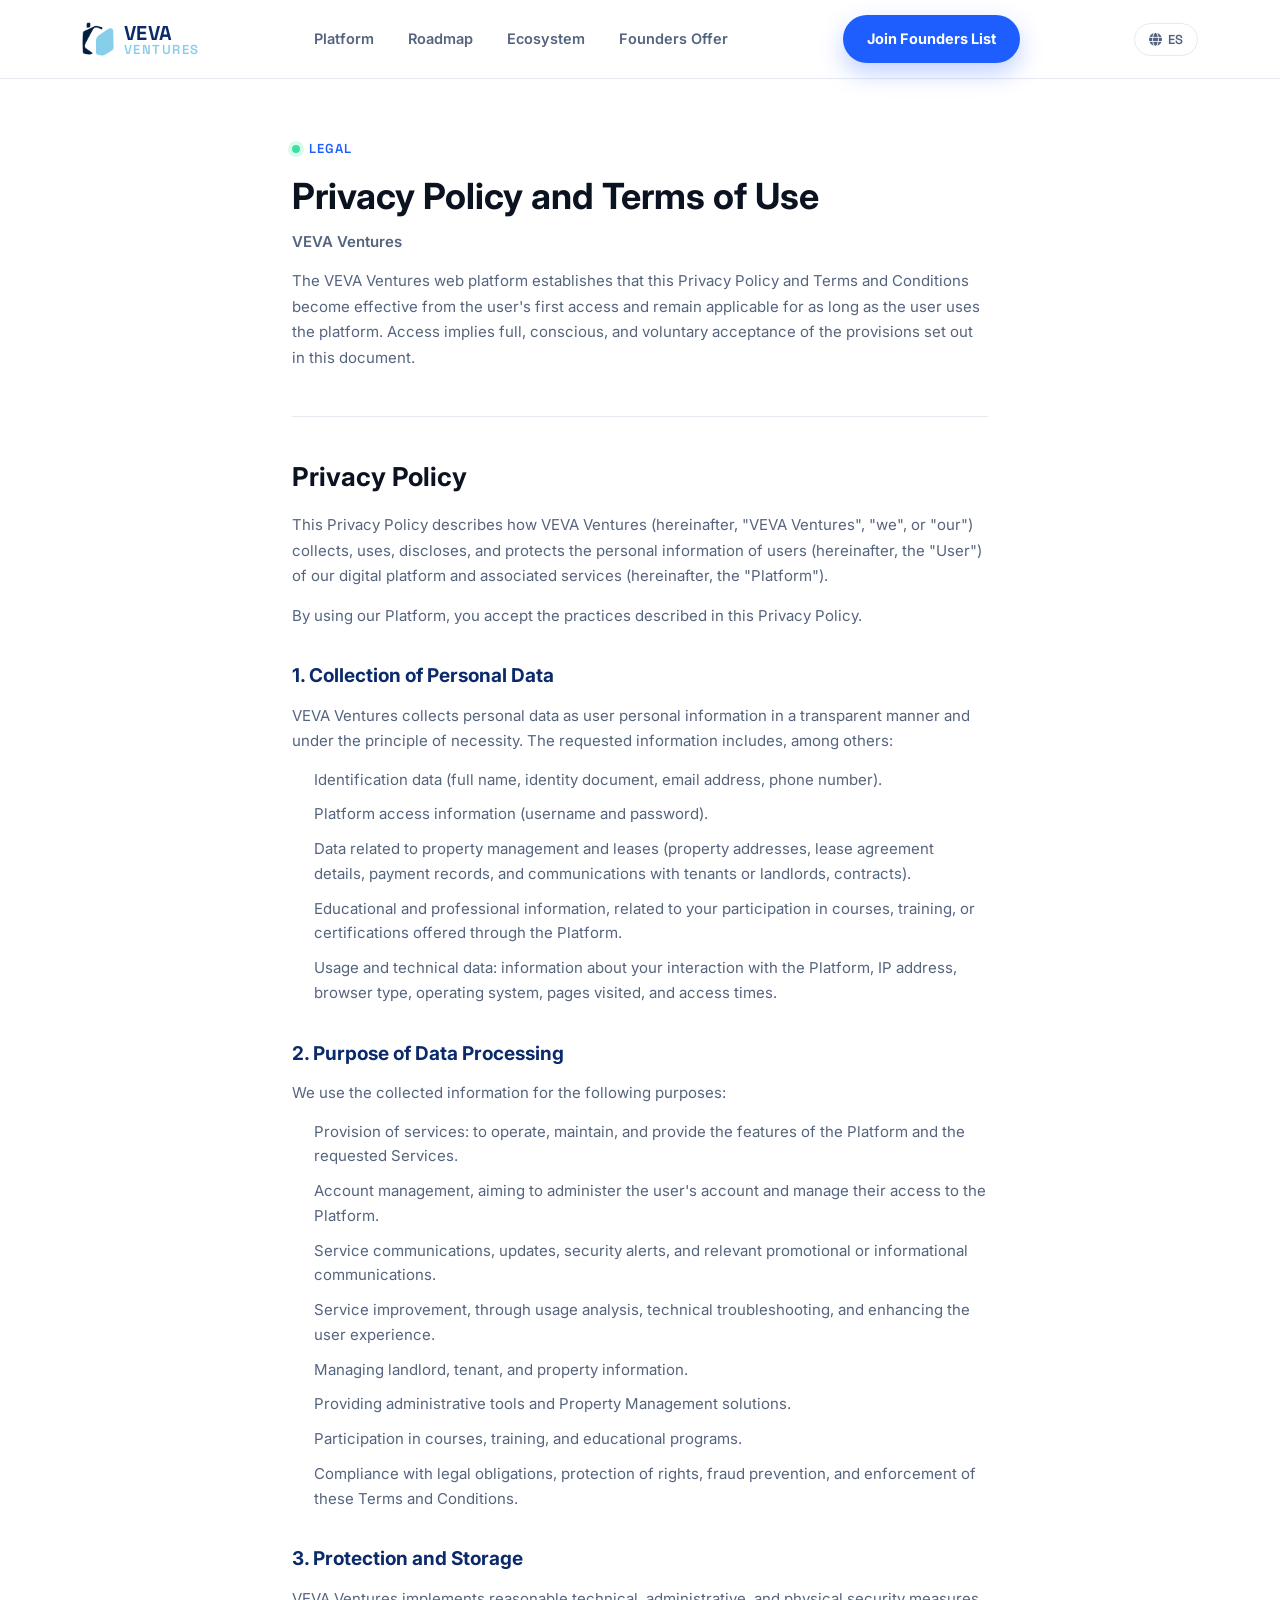
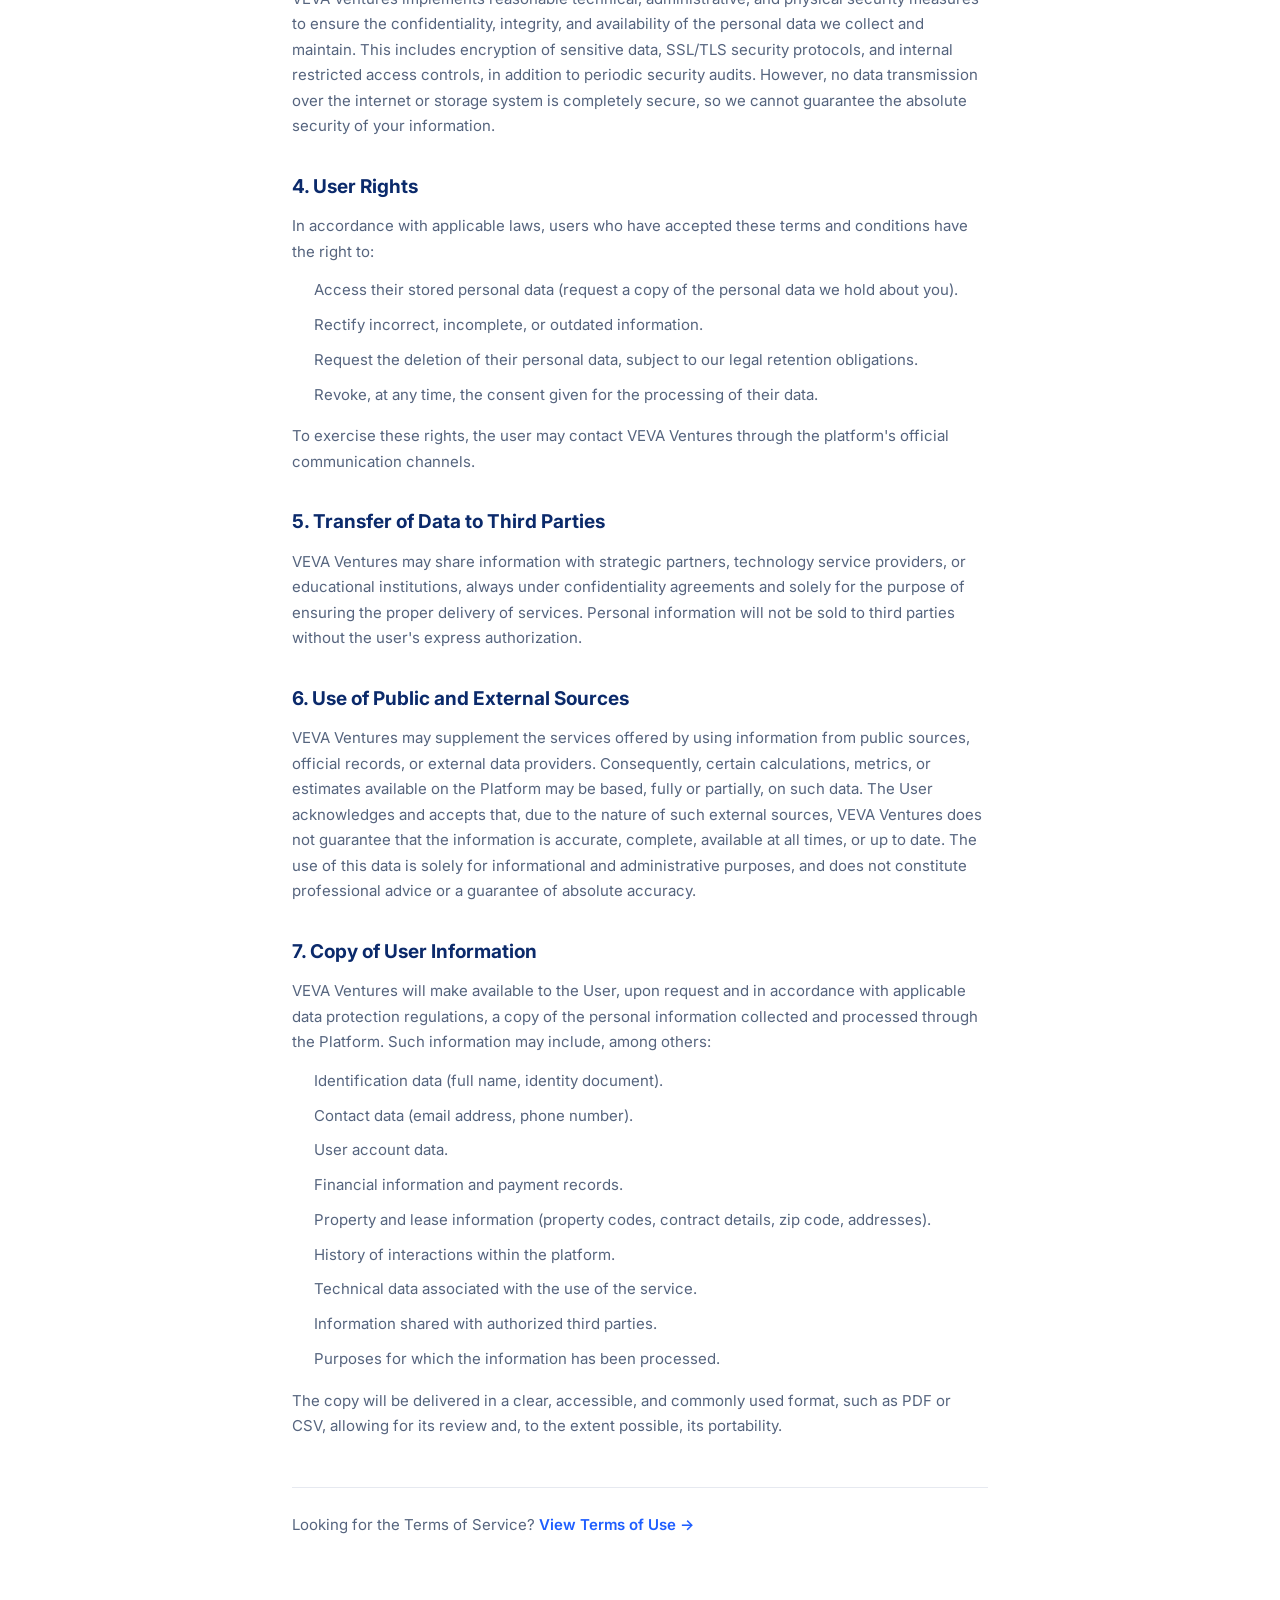
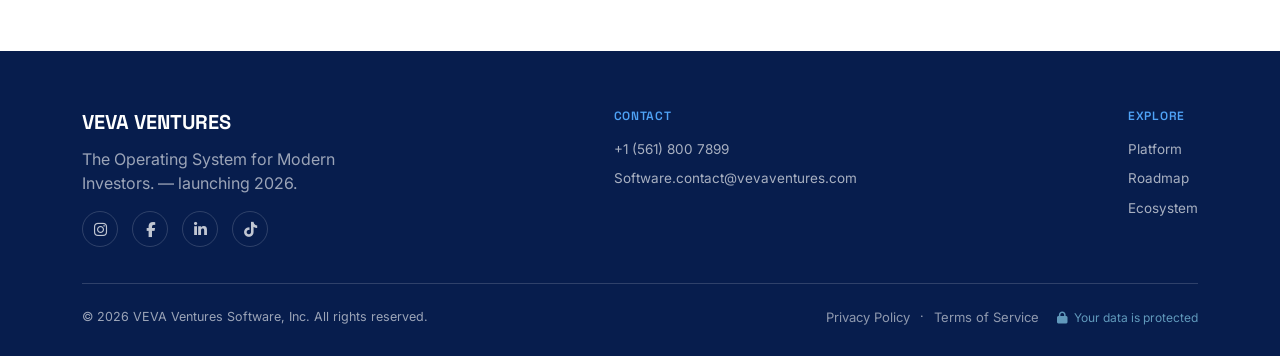
<file: privacy.html>
<!doctype html>
<html lang="es">
  <head>
    <meta charset="UTF-8" />
    <meta name="viewport" content="width=device-width, initial-scale=1.0" />
    <title>Política de Privacidad — VEVA Ventures</title>
    <link rel="preconnect" href="https://fonts.googleapis.com" />
    <link rel="preconnect" href="https://fonts.gstatic.com" crossorigin />
    <link
      href="https://fonts.googleapis.com/css2?family=Space+Grotesk:wght@400;500;600;700&family=Inter:wght@400;500;600;700;800&display=swap"
      rel="stylesheet"
    />
    <link
      rel="stylesheet"
      href="https://cdnjs.cloudflare.com/ajax/libs/font-awesome/6.5.2/css/all.min.css"
    />
    <link rel="stylesheet" href="css/base.css" />
    <link rel="stylesheet" href="css/nav.css" />
    <link rel="stylesheet" href="css/footer.css" />
    <link rel="stylesheet" href="css/legal.css" />
  </head>
  <body>
    <header class="site">
      <div class="wrap nav">
        <a href="index.html#top" class="logo">
          <img
            src="images/logo/Logos edit_Page 1.png"
            alt="VEVA Ventures"
            class="logo-img"
          />
          <span class="logo-text">
            <span class="logo-veva">VEVA</span>
            <span class="logo-ventures">VENTURES</span>
          </span>
        </a>
        <nav class="nav-links">
          <a href="index.html#platform" data-en="Platform" data-es="Plataforma"
            >Platform</a
          >
          <a href="index.html#roadmap" data-en="Roadmap" data-es="Hoja de Ruta"
            >Roadmap</a
          >
          <a
            href="index.html#ecosystem"
            data-en="Ecosystem"
            data-es="Ecosistema"
            >Ecosystem</a
          >
          <a
            href="index.html#founders"
            data-en="Founders Offer"
            data-es="Oferta Fundadores"
            >Founders Offer</a
          >
        </nav>
        <a
          href="index.html#founders"
          class="btn btn-primary nav-cta"
          data-en="Join Founders List"
          data-es="Únete a Fundadores"
          >Join Founders List</a
        >
        <button id="langToggle" class="lang-toggle" aria-label="Cambiar idioma">
          <i class="fa-solid fa-globe"></i>
          <span id="langToggleLabel">EN</span>
        </button>
      </div>
    </header>

    <main class="legal-page">
      <div class="wrap legal-shell">
        <div class="legal-header">
          <div class="eyebrow">LEGAL</div>
          <h1
            data-en="Privacy Policy and Terms of Use"
            data-es="Política de Privacidad y Términos de Uso"
          >
            Política de Privacidad y Términos de Uso
          </h1>
          <p class="legal-updated">VEVA Ventures</p>
          <p
            data-en="The VEVA Ventures web platform establishes that this Privacy Policy and Terms and Conditions become effective from the user's first access and remain applicable for as long as the user uses the platform. Access implies full, conscious, and voluntary acceptance of the provisions set out in this document."
            data-es="La plataforma web de VEVA Ventures establece que la presente Política de Privacidad y los Términos y Condiciones entran en vigor desde el primer acceso del usuario y se mantienen aplicables durante todo el tiempo que este utilice la plataforma. El acceso implica la aceptación plena, consciente y voluntaria de lo dispuesto en este documento."
          >
            La plataforma web de <strong>VEVA Ventures</strong> establece que la
            presente Política de Privacidad y los Términos y Condiciones entran
            en vigor desde el primer acceso del usuario y se mantienen
            aplicables durante todo el tiempo que este utilice la plataforma. El
            acceso implica la aceptación plena, consciente y voluntaria de lo
            dispuesto en este documento.
          </p>
        </div>

        <h2 data-en="Privacy Policy" data-es="Política de Privacidad">
          Política de Privacidad
        </h2>
        <p
          data-en='This Privacy Policy describes how VEVA Ventures (hereinafter, "VEVA Ventures", "we", or "our") collects, uses, discloses, and protects the personal information of users (hereinafter, the "User") of our digital platform and associated services (hereinafter, the "Platform").'
          data-es='Esta Política de Privacidad describe cómo VEVA Ventures (en adelante, "VEVA Ventures", "nosotros", o "nuestro") recopila, utiliza, divulga y protege la información personal de los usuarios (en adelante, el "Usuario") de nuestra plataforma digital y servicios asociados (en adelante, la "Plataforma").'
        >
          Esta Política de Privacidad describe cómo Veva Ventures (en adelante,
          "Veva Ventures", "nosotros", o "nuestro") recopila, utiliza, divulga y
          protege la información personal de los usuarios (en adelante, el
          "Usuario") de nuestra plataforma digital y servicios asociados (en
          adelante, la "Plataforma").
        </p>
        <p
          data-en="By using our Platform, you accept the practices described in this Privacy Policy."
          data-es="Al utilizar nuestra Plataforma, usted acepta las prácticas descritas en esta Política de Privacidad."
        >
          Al utilizar nuestra Plataforma, usted acepta las prácticas descritas
          en esta Política de Privacidad.
        </p>

        <h3
          data-en="1. Collection of Personal Data"
          data-es="1. Recolección de Datos Personales"
        >
          1. Recolección de Datos Personales
        </h3>
        <p
          data-en="VEVA Ventures collects personal data as user personal information in a transparent manner and under the principle of necessity. The requested information includes, among others:"
          data-es="VEVA Ventures recopila datos personales como información personal de los usuarios de manera transparente y bajo el principio de necesidad. La información solicitada incluye, entre otros:"
        >
          <strong>Veva Ventures</strong> recopila datos personales como
          información personal de los usuarios de manera transparente y bajo el
          principio de necesidad. La información solicitada incluye, entre
          otros:
        </p>
        <ul>
          <li
            data-en="Identification data (full name, identity document, email address, phone number)."
            data-es="Datos de identificación (nombre completo, documento de identidad, correo electrónico, número telefónico)."
          >
            Datos de identificación (nombre completo, documento de identidad,
            correo electrónico, número telefónico).
          </li>
          <li
            data-en="Platform access information (username and password)."
            data-es="Información de acceso a la plataforma (usuario y contraseña)."
          >
            Información de acceso a la plataforma (usuario y contraseña).
          </li>
          <li
            data-en="Data related to property management and leases (property addresses, lease agreement details, payment records, and communications with tenants or landlords, contracts)."
            data-es="Datos relacionados con la administración de propiedades y arrendamientos (direcciones de propiedades, detalles de contratos de arrendamientos, registros de pagos y comunicaciones con arrendatarios o arrendadores, contratos)."
          >
            Datos relacionados con la administración de propiedades y
            arrendamientos (direcciones de propiedades, detalles de contratos de
            arrendamientos, registros de pagos y comunicaciones con
            arrendatarios o arrendadores, contratos).
          </li>
          <li
            data-en="Educational and professional information, related to your participation in courses, training, or certifications offered through the Platform."
            data-es="Información educativa y profesional, relacionada con su participación en cursos, capacitaciones o certificaciones ofrecidas a través de la Plataforma."
          >
            Información educativa y profesional, relacionada con su
            participación en cursos, capacitaciones o certificaciones ofrecidas
            a través de la Plataforma.
          </li>
          <li
            data-en="Usage and technical data: information about your interaction with the Platform, IP address, browser type, operating system, pages visited, and access times."
            data-es="Datos de uso y técnicos: información sobre su interacción con la Plataforma, dirección IP, tipo de navegador, sistema operativo, páginas visitadas y tiempos de acceso."
          >
            Datos de uso y técnicos: información sobre su interacción con la
            Plataforma, dirección IP, tipo de navegador, sistema operativo,
            páginas visitadas y tiempos de acceso.
          </li>
        </ul>

        <h3
          data-en="2. Purpose of Data Processing"
          data-es="2. Finalidad del Tratamiento de Datos"
        >
          2. Finalidad del Tratamiento de Datos
        </h3>
        <p
          data-en="We use the collected information for the following purposes:"
          data-es="Utilizamos la información recolectada para los siguientes propósitos:"
        >
          Utilizamos la información recolectada para los siguientes propósitos:
        </p>
        <ul>
          <li
            data-en="Provision of services: to operate, maintain, and provide the features of the Platform and the requested Services."
            data-es="Provisión de los servicios: operar, mantener y proporcionar las funcionalidades de la Plataforma y los Servicios solicitados."
          >
            Provisión de los servicios: operar, mantener y proporcionar las
            funcionalidades de la Plataforma y los Servicios solicitados.
          </li>
          <li
            data-en="Account management, aiming to administer the user's account and manage their access to the Platform."
            data-es="Gestión de la cuenta, con objetivo de administrar la cuenta del usuario y gestionar su acceso a la Plataforma."
          >
            Gestión de la cuenta, con objetivo de administrar la cuenta del
            usuario y gestionar su acceso a la Plataforma.
          </li>
          <li
            data-en="Service communications, updates, security alerts, and relevant promotional or informational communications."
            data-es="Comunicaciones de servicio, actualizaciones, alertas de seguridad y comunicaciones promocionales o informativas relevantes."
          >
            Comunicaciones de servicio, actualizaciones, alertas de seguridad y
            comunicaciones promocionales o informativas relevantes.
          </li>
          <li
            data-en="Service improvement, through usage analysis, technical troubleshooting, and enhancing the user experience."
            data-es="Mejora del servicio, mediante análisis de uso, solución de problemas técnicos y mejora de la experiencia del usuario."
          >
            Mejora del servicio, mediante análisis de uso, solución de problemas
            técnicos y mejora de la experiencia del usuario.
          </li>
          <li
            data-en="Managing landlord, tenant, and property information."
            data-es="Gestión de información de arrendadores, arrendatarios y propiedades."
          >
            Gestión de información de arrendadores, arrendatarios y propiedades.
          </li>
          <li
            data-en="Providing administrative tools and Property Management solutions."
            data-es="Provisión de herramientas administrativas y soluciones de Property Management."
          >
            Provisión de herramientas administrativas y soluciones de Property
            Management.
          </li>
          <li
            data-en="Participation in courses, training, and educational programs."
            data-es="Participación en cursos, capacitaciones y programas educativos."
          >
            Participación en cursos, capacitaciones y programas educativos.
          </li>
          <li
            data-en="Compliance with legal obligations, protection of rights, fraud prevention, and enforcement of these Terms and Conditions."
            data-es="Cumplimiento de obligaciones legales, protección de derechos, prevención de fraudes y cumplimiento de estos Términos y Condiciones."
          >
            Cumplimiento de obligaciones legales, protección de derechos,
            prevención de fraudes y cumplimiento de estos Términos y
            Condiciones.
          </li>
        </ul>

        <h3
          data-en="3. Protection and Storage"
          data-es="3. Protección y Almacenamiento"
        >
          3. Protección y Almacenamiento
        </h3>
        <p
          data-en="VEVA Ventures implements reasonable technical, administrative, and physical security measures to ensure the confidentiality, integrity, and availability of the personal data we collect and maintain. This includes encryption of sensitive data, SSL/TLS security protocols, and internal restricted access controls, in addition to periodic security audits. However, no data transmission over the internet or storage system is completely secure, so we cannot guarantee the absolute security of your information."
          data-es="VEVA Ventures implementa medidas de seguridad técnicas, administrativas y físicas razonables para garantizar la confidencialidad, integridad y disponibilidad de los datos personales que recopilamos y mantenemos. Esto incluye cifrado de datos sensibles, protocolos de seguridad SSL/TLS y controles internos de acceso restringido, además de auditorías de seguridad periódicas. Sin embargo, ninguna transmisión de datos a través de internet o sistemas de almacenamiento es completamente segura, por lo que no podemos garantizar la seguridad absoluta de su información."
        >
          <strong>Veva Ventures</strong> implementa medidas de seguridad
          técnicas, administrativas y físicas razonables para garantizar la
          confidencialidad, integridad y disponibilidad de los datos personales
          que recopilamos y mantenemos. Esto incluye cifrado de datos sensibles,
          protocolos de seguridad SSL/TLS y controles internos de acceso
          restringido, además de auditorías de seguridad periódicas. Sin
          embargo, ninguna transmisión de datos a través de internet o sistemas
          de almacenamiento es completamente segura, por lo que no podemos
          garantizar la seguridad absoluta de su información.
        </p>

        <h3 data-en="4. User Rights" data-es="4. Derechos de los Usuarios">
          4. Derechos de los Usuarios
        </h3>
        <p
          data-en="In accordance with applicable laws, users who have accepted these terms and conditions have the right to:"
          data-es="De conformidad con las leyes aplicables, los usuarios que han aceptado estos términos y condiciones tienen derecho a:"
        >
          De conformidad con las leyes aplicables, los usuarios que han aceptado
          estos términos y condiciones tienen derecho a:
        </p>
        <ul>
          <li
            data-en="Access their stored personal data (request a copy of the personal data we hold about you)."
            data-es="Acceder a sus datos personales almacenados (solicitar una copia de los datos personales que tenemos sobre usted)."
          >
            Acceder a sus datos personales almacenados (solicitar una copia de
            los datos personales que tenemos sobre usted).
          </li>
          <li
            data-en="Rectify incorrect, incomplete, or outdated information."
            data-es="Rectificar información incorrecta, incompleta o desactualizada."
          >
            Rectificar información incorrecta, incompleta o desactualizada.
          </li>
          <li
            data-en="Request the deletion of their personal data, subject to our legal retention obligations."
            data-es="Solicitar la eliminación de sus datos personales, sujeto a nuestras obligaciones legales de retención."
          >
            Solicitar la eliminación de sus datos personales, sujeto a nuestras
            obligaciones legales de retención.
          </li>
          <li
            data-en="Revoke, at any time, the consent given for the processing of their data."
            data-es="Revocar en cualquier momento el consentimiento otorgado para el procesamiento de sus datos."
          >
            Revocar en cualquier momento el consentimiento otorgado para el
            procesamiento de sus datos.
          </li>
        </ul>
        <p
          data-en="To exercise these rights, the user may contact VEVA Ventures through the platform's official communication channels."
          data-es="Para ejercer estos derechos, el usuario podrá contactar a VEVA Ventures a través de los medios oficiales de comunicación de la plataforma."
        >
          Para ejercer estos derechos, el usuario podrá contactar a Veva
          Ventures a través de los medios oficiales de comunicación de la
          plataforma.
        </p>

        <h3
          data-en="5. Transfer of Data to Third Parties"
          data-es="5. Transferencia de Datos a Terceros"
        >
          5. Transferencia de Datos a Terceros
        </h3>
        <p
          data-en="VEVA Ventures may share information with strategic partners, technology service providers, or educational institutions, always under confidentiality agreements and solely for the purpose of ensuring the proper delivery of services. Personal information will not be sold to third parties without the user's express authorization."
          data-es="VEVA Ventures podrá compartir información con aliados estratégicos, proveedores de servicios tecnológicos o instituciones educativas, siempre bajo acuerdos de confidencialidad y únicamente con la finalidad de garantizar la correcta prestación de los servicios. No se comercializará la información personal con terceros sin autorización expresa del usuario."
        >
          <strong>Veva Ventures</strong> podrá compartir información con aliados
          estratégicos, proveedores de servicios tecnológicos o instituciones
          educativas, siempre bajo acuerdos de confidencialidad y únicamente con
          la finalidad de garantizar la correcta prestación de los servicios. No
          se comercializará la información personal con terceros sin
          autorización expresa del usuario.
        </p>

        <h3
          data-en="6. Use of Public and External Sources"
          data-es="6. Uso de Fuentes Públicas y Externas"
        >
          6. Uso de Fuentes Públicas y Externas
        </h3>
        <p
          data-en="VEVA Ventures may supplement the services offered by using information from public sources, official records, or external data providers. Consequently, certain calculations, metrics, or estimates available on the Platform may be based, fully or partially, on such data. The User acknowledges and accepts that, due to the nature of such external sources, VEVA Ventures does not guarantee that the information is accurate, complete, available at all times, or up to date. The use of this data is solely for informational and administrative purposes, and does not constitute professional advice or a guarantee of absolute accuracy."
          data-es="VEVA Ventures podrá complementar los servicios ofrecidos mediante el uso de información proveniente de fuentes públicas, registros oficiales o proveedores externos de datos. En consecuencia, ciertos cálculos, métricas o estimaciones disponibles en la Plataforma podrán basarse, total o parcialmente, en dichos datos. El Usuario reconoce y acepta que, debido a la naturaleza de dichas fuentes externas, VEVA Ventures no garantiza que la información sea exacta, completa, esté disponible en todo momento o se encuentre actualizada. El uso de estos datos es únicamente con fines informativos y administrativos, sin que ello constituya asesoría profesional o garantía de precisión absoluta."
        >
          <strong>Veva Ventures</strong> podrá complementar los servicios
          ofrecidos mediante el uso de información proveniente de fuentes
          públicas, registros oficiales o proveedores externos de datos. En
          consecuencia, ciertos cálculos, métricas o estimaciones disponibles en
          la Plataforma podrán basarse, total o parcialmente, en dichos datos.
          El Usuario reconoce y acepta que, debido a la naturaleza de dichas
          fuentes externas, Veva Ventures no garantiza que la información sea
          exacta, completa, esté disponible en todo momento o se encuentre
          actualizada. El uso de estos datos es únicamente con fines
          informativos y administrativos, sin que ello constituya asesoría
          profesional o garantía de precisión absoluta.
        </p>

        <h3
          data-en="7. Copy of User Information"
          data-es="7. Copia de Información del Usuario"
        >
          7. Copia de Información del Usuario
        </h3>
        <p
          data-en="VEVA Ventures will make available to the User, upon request and in accordance with applicable data protection regulations, a copy of the personal information collected and processed through the Platform. Such information may include, among others:"
          data-es="VEVA Ventures pondrá a disposición del Usuario, previa solicitud y conforme a la normativa aplicable en materia de protección de datos, una copia de la información personal recolectada y tratada a través de la Plataforma. Dicha información podrá incluir, entre otros:"
        >
          <strong>Veva Ventures</strong> pondrá a disposición del Usuario,
          previa solicitud y conforme a la normativa aplicable en materia de
          protección de datos, una copia de la información personal recolectada
          y tratada a través de la Plataforma. Dicha información podrá incluir,
          entre otros:
        </p>
        <ul>
          <li
            data-en="Identification data (full name, identity document)."
            data-es="Datos de identificación (nombre completo, documento de identidad)."
          >
            Datos de identificación (nombre completo, documento de identidad).
          </li>
          <li
            data-en="Contact data (email address, phone number)."
            data-es="Datos de contacto (correo electrónico, número telefónico)."
          >
            Datos de contacto (correo electrónico, número telefónico).
          </li>
          <li
            data-en="User account data."
            data-es="Datos de la cuenta del usuario."
          >
            Datos de la cuenta del usuario.
          </li>
          <li
            data-en="Financial information and payment records."
            data-es="Información financiera y registros de pago."
          >
            Información financiera y registros de pago.
          </li>
          <li
            data-en="Property and lease information (property codes, contract details, zip code, addresses)."
            data-es="Información de propiedades y arrendamientos (códigos de propiedad, detalles de contratos, código postal, direcciones)."
          >
            Información de propiedades y arrendamientos (códigos de propiedad,
            detalles de contratos, código postal, direcciones).
          </li>
          <li
            data-en="History of interactions within the platform."
            data-es="Historial de interacciones dentro de la plataforma."
          >
            Historial de interacciones dentro de la plataforma.
          </li>
          <li
            data-en="Technical data associated with the use of the service."
            data-es="Datos técnicos asociados al uso del servicio."
          >
            Datos técnicos asociados al uso del servicio.
          </li>
          <li
            data-en="Information shared with authorized third parties."
            data-es="Información compartida con terceros autorizados."
          >
            Información compartida con terceros autorizados.
          </li>
          <li
            data-en="Purposes for which the information has been processed."
            data-es="Finalidades para las cuales la información ha sido tratada."
          >
            Finalidades para las cuales la información ha sido tratada.
          </li>
        </ul>
        <p
          data-en="The copy will be delivered in a clear, accessible, and commonly used format, such as PDF or CSV, allowing for its review and, to the extent possible, its portability."
          data-es="La copia será entregada en un formato claro, accesible y de uso común, como PDF o CSV, que permita su consulta y, en medida de lo posible, su portabilidad."
        >
          La copia será entregada en un formato claro, accesible y de uso común,
          como PDF o CSV, que permita su consulta y, en medida de lo posible, su
          portabilidad.
        </p>

        <div class="legal-cross-link">
          <p>
            <span
              data-en="Looking for the Terms of Service?"
              data-es="¿Buscas los Términos de Servicio?"
              >¿Buscas los Términos de Servicio?</span
            >
            <a
              href="terms.html"
              data-en="View Terms of Use →"
              data-es="Ver Términos de Uso →"
              >Ver Términos de Uso →</a
            >
          </p>
        </div>
      </div>
    </main>

    <footer class="site">
      <div class="wrap">
        <div class="footer-top">
          <div>
            <div class="footer-logo">VEVA VENTURES</div>
            <p
              style="max-width: 260px"
              data-en="The Operating System for Modern Investors. — launching 2026."
              data-es="El Sistema Operativo para Inversionistas Modernos — lanzamiento 2026."
            >
              The Operating System for Modern Investors. — launching 2026.
            </p>
            <div class="social-row" style="margin-top: 16px">
              <a
                href="https://www.instagram.com/veva_ventures/"
                aria-label="Instagram"
                ><i class="fa-brands fa-instagram"></i
              ></a>
              <a
                href="https://www.facebook.com/people/Veva-Ventures/61581885872171"
                aria-label="Facebook"
                ><i class="fa-brands fa-facebook-f"></i
              ></a>
              <a
                href="https://www.linkedin.com/company/vevaventures/"
                aria-label="LinkedIn"
                ><i class="fa-brands fa-linkedin-in"></i
              ></a>
              <a
                href="https://www.tiktok.com/@veva_ventures"
                aria-label="TikTok"
                ><i class="fa-brands fa-tiktok"></i
              ></a>
            </div>
          </div>
          <div class="footer-col">
            <h4 data-en="Contact" data-es="Contacto">Contact</h4>
            <a href="https://wa.me/+15618007899">+1 (561) 800 7899</a>
            <a href="mailto:software.contact@vevaventures.com"
              >Software.contact@vevaventures.com</a
            >
          </div>
          <div class="footer-col">
            <h4 data-en="Explore" data-es="Explorar">Explore</h4>
            <a
              href="index.html#platform"
              data-en="Platform"
              data-es="Plataforma"
              >Platform</a
            >
            <a
              href="index.html#roadmap"
              data-en="Roadmap"
              data-es="Hoja de Ruta"
              >Roadmap</a
            >
            <a
              href="index.html#ecosystem"
              data-en="Ecosystem"
              data-es="Ecosistema"
              >Ecosystem</a
            >
          </div>
        </div>
        <div class="footer-bottom">
          <span
            data-en="© 2026 VEVA Ventures Software, Inc. All rights reserved."
            data-es="© 2026 VEVA Ventures Software, Inc. Todos los derechos reservados."
            >© 2026 VEVA Ventures Software, Inc. All rights reserved.</span
          >
          <div class="footer-legal">
            <a
              href="privacy.html"
              data-en="Privacy Policy"
              data-es="Política de Privacidad"
              >Privacy Policy</a
            >
            <span class="sep">·</span>
            <a
              href="terms.html"
              data-en="Terms of Service"
              data-es="Términos de Servicio"
              >Terms of Service</a
            >
            <span class="security-badge"
              ><i class="fa-solid fa-lock"></i
              ><span
                data-en="Your data is protected"
                data-es="Tus datos están protegidos"
                >Your data is protected</span
              ></span
            >
          </div>
        </div>
      </div>
    </footer>

    <script src="js/i18n.js"></script>
  </body>
</html>
</file>
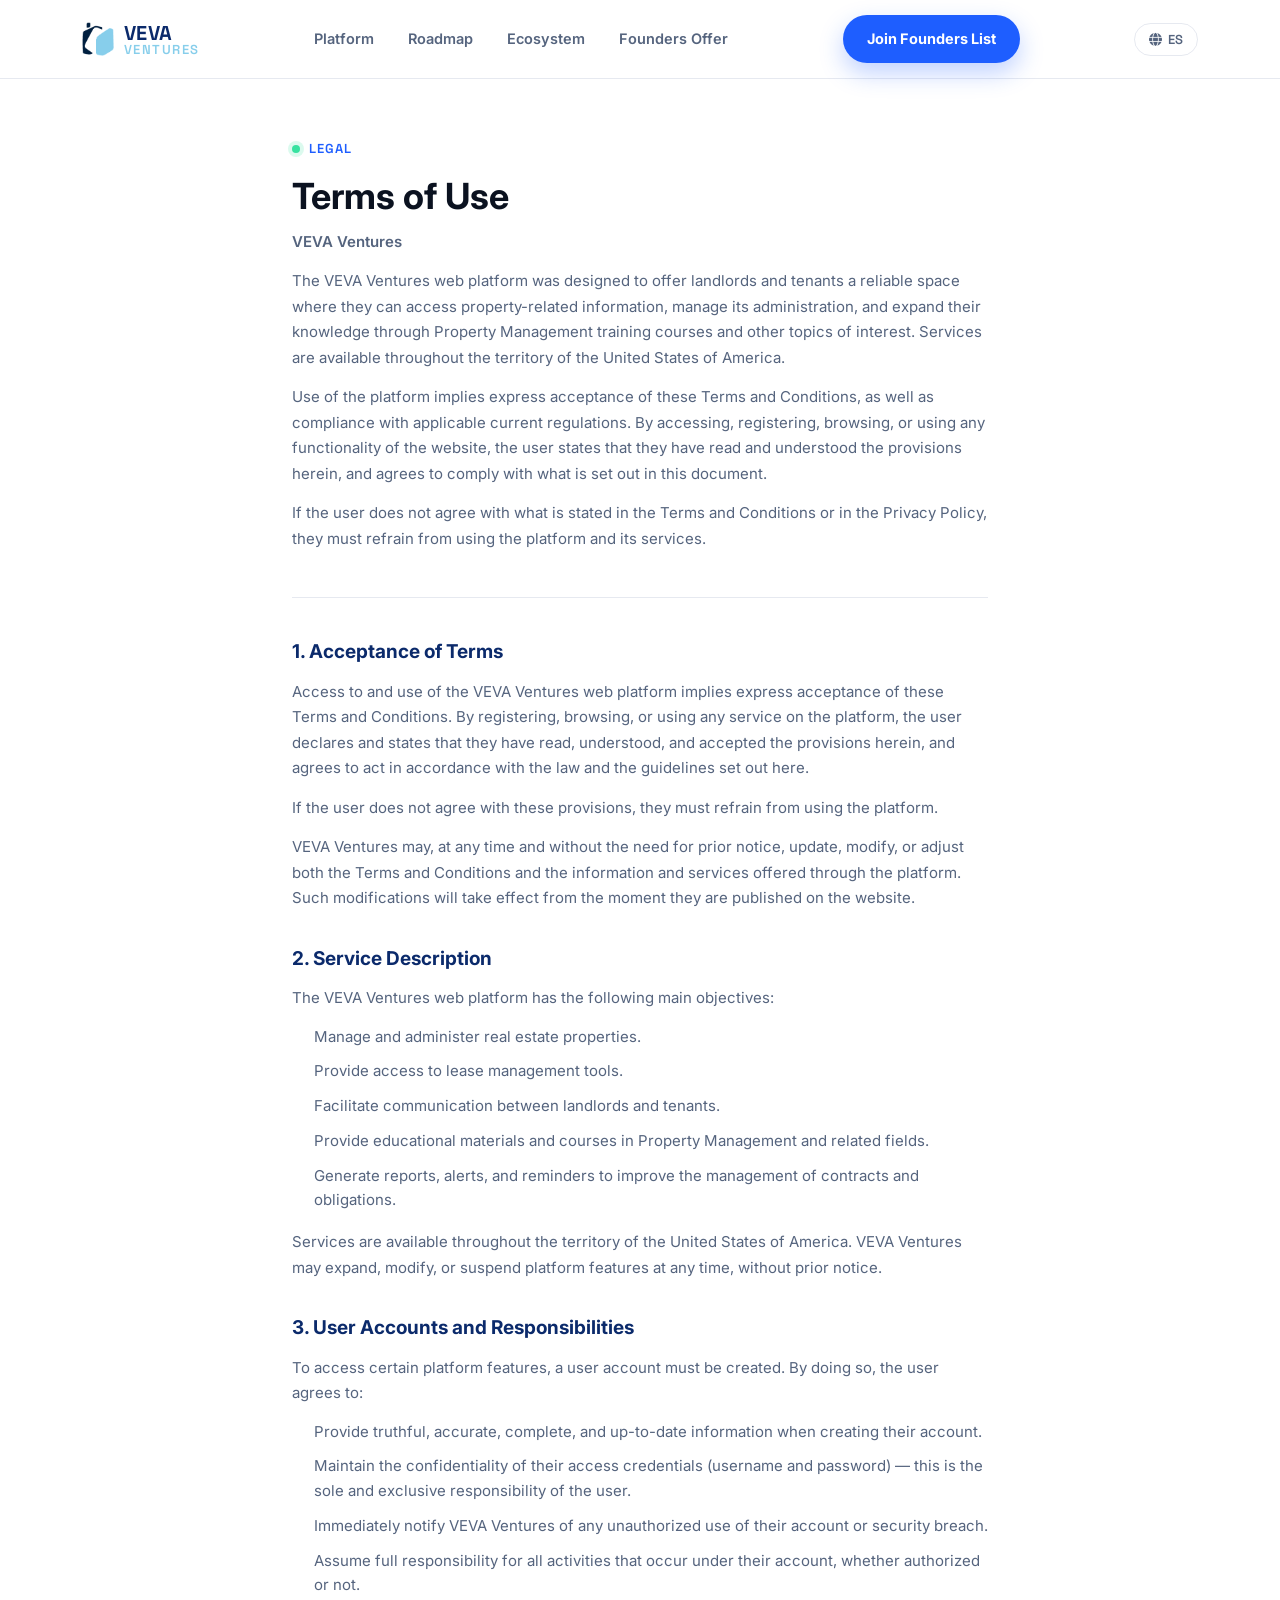
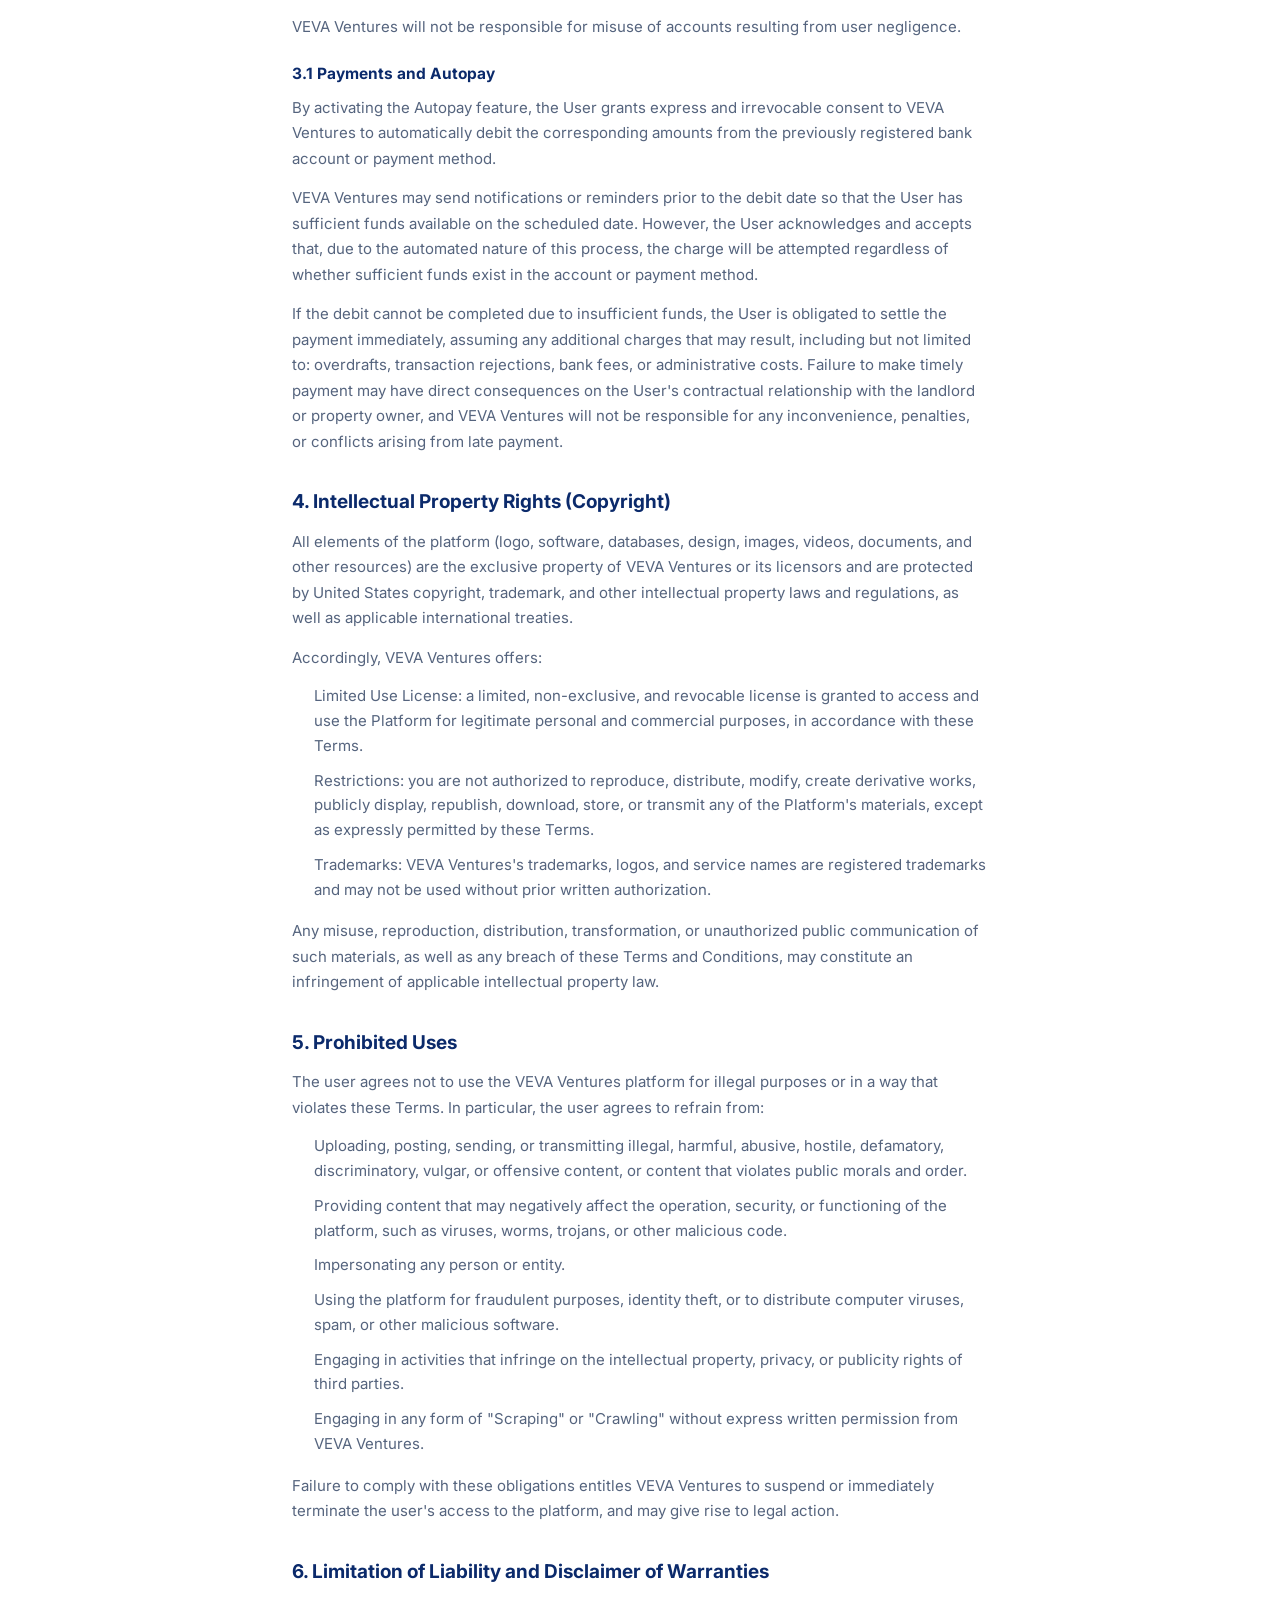
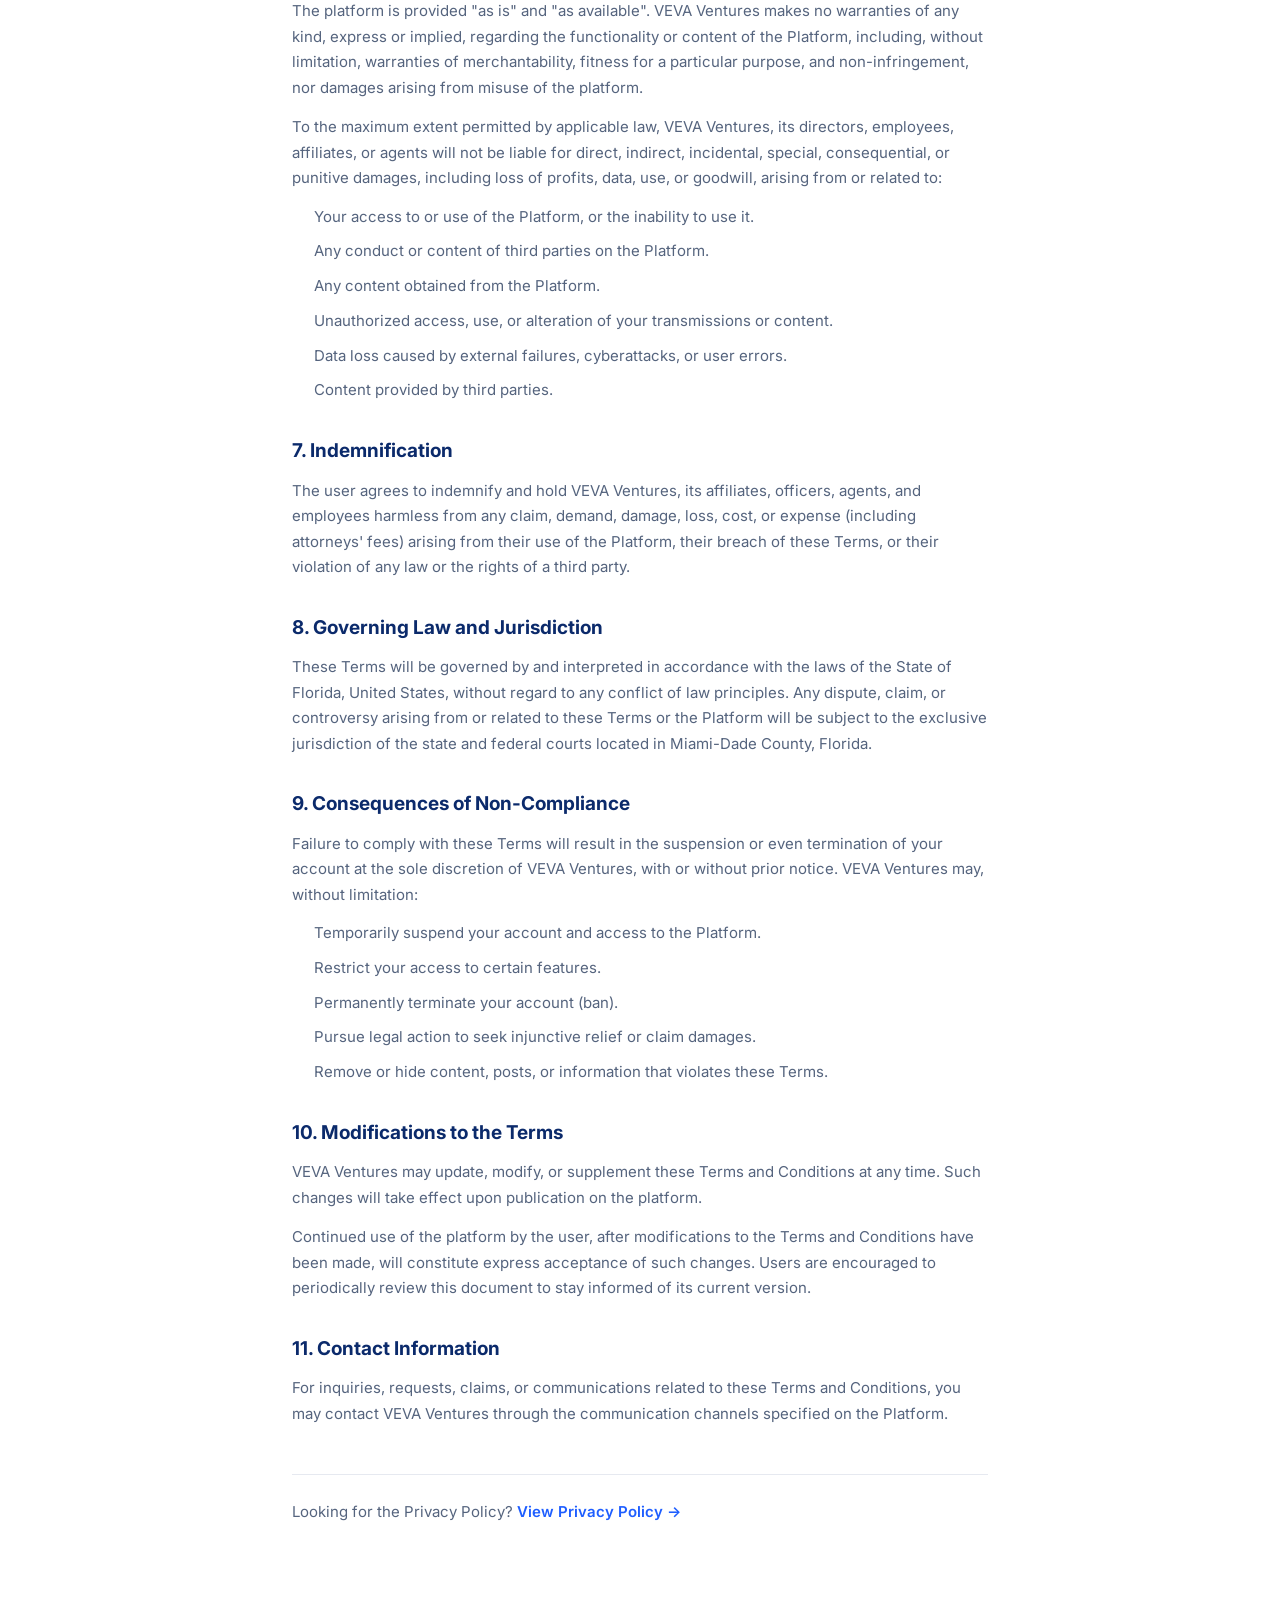
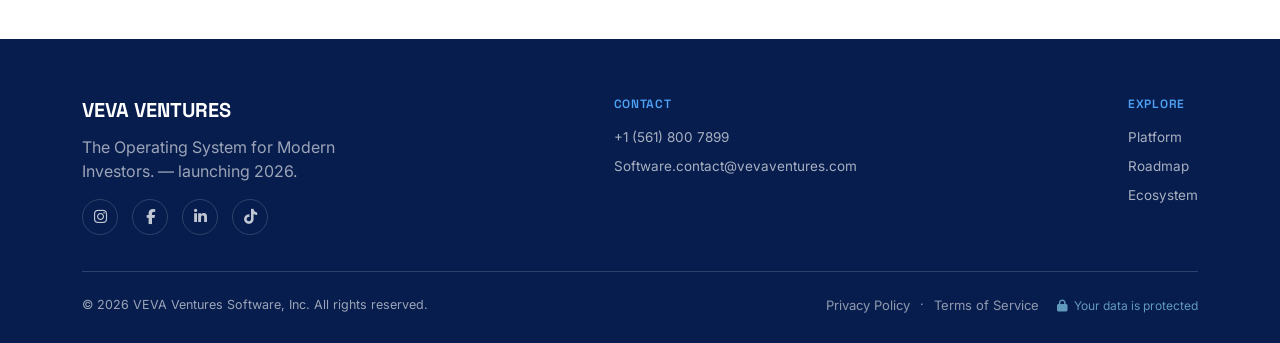
<file: terms.html>
<!doctype html>
<html lang="es">
  <head>
    <meta charset="UTF-8" />
    <meta name="viewport" content="width=device-width, initial-scale=1.0" />
    <title>Términos de Servicio — VEVA Ventures</title>
    <link rel="preconnect" href="https://fonts.googleapis.com" />
    <link rel="preconnect" href="https://fonts.gstatic.com" crossorigin />
    <link
      href="https://fonts.googleapis.com/css2?family=Space+Grotesk:wght@400;500;600;700&family=Inter:wght@400;500;600;700;800&display=swap"
      rel="stylesheet"
    />
    <link
      rel="stylesheet"
      href="https://cdnjs.cloudflare.com/ajax/libs/font-awesome/6.5.2/css/all.min.css"
    />
    <link rel="stylesheet" href="css/base.css" />
    <link rel="stylesheet" href="css/nav.css" />
    <link rel="stylesheet" href="css/footer.css" />
    <link rel="stylesheet" href="css/legal.css" />
  </head>
  <body>
    <header class="site">
      <div class="wrap nav">
        <a href="index.html#top" class="logo">
          <img
            src="images/logo/Logos edit_Page 1.png"
            alt="VEVA Ventures"
            class="logo-img"
          />
          <span class="logo-text">
            <span class="logo-veva">VEVA</span>
            <span class="logo-ventures">VENTURES</span>
          </span>
        </a>
        <nav class="nav-links">
          <a href="index.html#platform" data-en="Platform" data-es="Plataforma"
            >Platform</a
          >
          <a href="index.html#roadmap" data-en="Roadmap" data-es="Hoja de Ruta"
            >Roadmap</a
          >
          <a
            href="index.html#ecosystem"
            data-en="Ecosystem"
            data-es="Ecosistema"
            >Ecosystem</a
          >
          <a
            href="index.html#founders"
            data-en="Founders Offer"
            data-es="Oferta Fundadores"
            >Founders Offer</a
          >
        </nav>
        <a
          href="index.html#founders"
          class="btn btn-primary nav-cta"
          data-en="Join Founders List"
          data-es="Únete a Fundadores"
          >Join Founders List</a
        >
        <button id="langToggle" class="lang-toggle" aria-label="Cambiar idioma">
          <i class="fa-solid fa-globe"></i>
          <span id="langToggleLabel">EN</span>
        </button>
      </div>
    </header>

    <main class="legal-page">
      <div class="wrap legal-shell">
        <div class="legal-header">
          <div class="eyebrow">LEGAL</div>
          <h1 data-en="Terms of Use" data-es="Términos de Uso">
            Términos de Uso
          </h1>
          <p class="legal-updated">VEVA Ventures</p>
          <p
            data-en="The VEVA Ventures web platform was designed to offer landlords and tenants a reliable space where they can access property-related information, manage its administration, and expand their knowledge through Property Management training courses and other topics of interest. Services are available throughout the territory of the United States of America."
            data-es="La plataforma web de VEVA Ventures ha sido diseñada para ofrecer a arrendadores y arrendatarios un espacio confiable donde puedan acceder a información relacionada con propiedades, gestionar su administración y complementar su conocimiento mediante cursos de formación en Property Management y otros temas de interés. Los servicios se encuentran disponibles en todo el territorio de los Estados Unidos de América."
          >
            La plataforma web de <strong>VEVA Ventures</strong> ha sido diseñada
            para ofrecer a arrendadores y arrendatarios un espacio confiable
            donde puedan acceder a información relacionada con propiedades,
            gestionar su administración y complementar su conocimiento mediante
            cursos de formación en Property Management y otros temas de interés.
            Los servicios se encuentran disponibles en todo el territorio de los
            Estados Unidos de América.
          </p>
          <p
            data-en="Use of the platform implies express acceptance of these Terms and Conditions, as well as compliance with applicable current regulations. By accessing, registering, browsing, or using any functionality of the website, the user states that they have read and understood the provisions herein, and agrees to comply with what is set out in this document."
            data-es="El uso de la plataforma implica la aceptación expresa de los presentes Términos y Condiciones, así como el cumplimiento de la normativa vigente que resulte aplicable. Al ingresar, registrarse, navegar o utilizar cualquier funcionalidad del sitio web, el usuario manifiesta haber leído y comprendido lo aquí establecido, comprometiéndose a respetar lo dispuesto en este documento."
          >
            El uso de la plataforma implica la aceptación expresa de los
            presentes Términos y Condiciones, así como el cumplimiento de la
            normativa vigente que resulte aplicable. Al ingresar, registrarse,
            navegar o utilizar cualquier funcionalidad del sitio web, el usuario
            manifiesta haber leído y comprendido lo aquí establecido,
            comprometiéndose a respetar lo dispuesto en este documento.
          </p>
          <p
            data-en="If the user does not agree with what is stated in the Terms and Conditions or in the Privacy Policy, they must refrain from using the platform and its services."
            data-es="En caso de que el usuario no esté de acuerdo con lo señalado en los Términos y Condiciones o con lo establecido en la Política de Privacidad, deberá abstenerse de utilizar la plataforma y de hacer uso de sus servicios."
          >
            En caso de que el usuario no esté de acuerdo con lo señalado en los
            Términos y Condiciones o con lo establecido en la Política de
            Privacidad, deberá abstenerse de utilizar la plataforma y de hacer
            uso de sus servicios.
          </p>
        </div>

        <h3
          data-en="1. Acceptance of Terms"
          data-es="1. Aceptación de Términos"
        >
          1. Aceptación de Términos
        </h3>
        <p
          data-en="Access to and use of the VEVA Ventures web platform implies express acceptance of these Terms and Conditions. By registering, browsing, or using any service on the platform, the user declares and states that they have read, understood, and accepted the provisions herein, and agrees to act in accordance with the law and the guidelines set out here."
          data-es="El acceso y uso de la plataforma web de VEVA Ventures implica la aceptación expresa de los presentes Términos y Condiciones. Al registrarse, navegar o utilizar cualquier servicio de la plataforma, el usuario declara y manifiesta haber leído, comprendido y aceptado lo dispuesto, comprometiéndose a actuar conforme a la ley y a los lineamientos aquí establecidos."
        >
          El acceso y uso de la plataforma web de Veva Ventures implica la
          aceptación expresa de los presentes Términos y Condiciones. Al
          registrarse, navegar o utilizar cualquier servicio de la plataforma,
          el usuario declara y manifiesta haber leído, comprendido y aceptado lo
          dispuesto, comprometiéndose a actuar conforme a la ley y a los
          lineamientos aquí establecidos.
        </p>
        <p
          data-en="If the user does not agree with these provisions, they must refrain from using the platform."
          data-es="En caso de no estar de acuerdo con lo establecido, el usuario deberá abstenerse de utilizar la plataforma."
        >
          En caso de no estar de acuerdo con lo establecido, el usuario deberá
          abstenerse de utilizar la plataforma.
        </p>
        <p
          data-en="VEVA Ventures may, at any time and without the need for prior notice, update, modify, or adjust both the Terms and Conditions and the information and services offered through the platform. Such modifications will take effect from the moment they are published on the website."
          data-es="VEVA Ventures podrá, en cualquier momento y sin necesidad de notificación previa, actualizar, modificar o ajustar tanto los Términos y Condiciones como la información y servicios ofrecidos a través de la plataforma. Dichas modificaciones entrarán en vigor desde el momento en que sean publicadas en el sitio web."
        >
          Veva Ventures podrá, en cualquier momento y sin necesidad de
          notificación previa, actualizar, modificar o ajustar tanto los
          Términos y Condiciones como la información y servicios ofrecidos a
          través de la plataforma. Dichas modificaciones entrarán en vigor desde
          el momento en que sean publicadas en el sitio web.
        </p>

        <h3
          data-en="2. Service Description"
          data-es="2. Descripción del Servicio"
        >
          2. Descripción del Servicio
        </h3>
        <p
          data-en="The VEVA Ventures web platform has the following main objectives:"
          data-es="La plataforma web de VEVA Ventures tiene como objetivos principales:"
        >
          La plataforma web de Veva Ventures tiene como objetivos principales:
        </p>
        <ul>
          <li
            data-en="Manage and administer real estate properties."
            data-es="Gestionar y administrar propiedades inmobiliarias."
          >
            Gestionar y administrar propiedades inmobiliarias.
          </li>
          <li
            data-en="Provide access to lease management tools."
            data-es="Brindar acceso a herramientas para la administración de arrendamiento."
          >
            Brindar acceso a herramientas para la administración de
            arrendamiento.
          </li>
          <li
            data-en="Facilitate communication between landlords and tenants."
            data-es="Facilitar la comunicación entre arrendadores y arrendatarios."
          >
            Facilitar la comunicación entre arrendadores y arrendatarios.
          </li>
          <li
            data-en="Provide educational materials and courses in Property Management and related fields."
            data-es="Proporcionar materiales educativos y cursos en Property Management y áreas relacionadas."
          >
            Proporcionar materiales educativos y cursos en Property Management y
            áreas relacionadas.
          </li>
          <li
            data-en="Generate reports, alerts, and reminders to improve the management of contracts and obligations."
            data-es="Generar reportes, alertas y recordatorios para mejorar la gestión de contratos y obligaciones."
          >
            Generar reportes, alertas y recordatorios para mejorar la gestión de
            contratos y obligaciones.
          </li>
        </ul>
        <p
          data-en="Services are available throughout the territory of the United States of America. VEVA Ventures may expand, modify, or suspend platform features at any time, without prior notice."
          data-es="Los servicios están disponibles en todo el territorio de los Estados Unidos de América. VEVA Ventures podrá ampliar, modificar o suspender funcionalidades de la plataforma en cualquier momento, sin aviso previo."
        >
          Los servicios están disponibles en todo el territorio de los Estados
          Unidos de América. Veva Ventures podrá ampliar, modificar o suspender
          funcionalidades de la plataforma en cualquier momento, sin aviso
          previo.
        </p>

        <h3
          data-en="3. User Accounts and Responsibilities"
          data-es="3. Cuentas de Usuario y Responsabilidades"
        >
          3. Cuentas de Usuario y Responsabilidades
        </h3>
        <p
          data-en="To access certain platform features, a user account must be created. By doing so, the user agrees to:"
          data-es="Para acceder a ciertas funcionalidades de la Plataforma, se debe crear una cuenta de usuario. Al hacerlo, el usuario se compromete a:"
        >
          Para acceder a ciertas funcionalidades de la Plataforma, se debe crear
          una cuenta de usuario. Al hacerlo, el usuario se compromete a:
        </p>
        <ul>
          <li
            data-en="Provide truthful, accurate, complete, and up-to-date information when creating their account."
            data-es="Proporcionar información veraz, precisa, completa y actualizada al crear su cuenta."
          >
            Proporcionar información veraz, precisa, completa y actualizada al
            crear su cuenta.
          </li>
          <li
            data-en="Maintain the confidentiality of their access credentials (username and password) — this is the sole and exclusive responsibility of the user."
            data-es="Mantener la confidencialidad de sus credenciales de acceso (usuario y contraseña) — es responsabilidad única y exclusiva del usuario."
          >
            Mantener la confidencialidad de sus credenciales de acceso (usuario
            y contraseña) — es responsabilidad única y exclusiva del usuario.
          </li>
          <li
            data-en="Immediately notify VEVA Ventures of any unauthorized use of their account or security breach."
            data-es="Notificar de inmediato a VEVA Ventures cualquier uso no autorizado de su cuenta o violación de seguridad."
          >
            Notificar de inmediato a Veva Ventures cualquier uso no autorizado
            de su cuenta o violación de seguridad.
          </li>
          <li
            data-en="Assume full responsibility for all activities that occur under their account, whether authorized or not."
            data-es="Asumir plena responsabilidad de todas las actividades que ocurran bajo su cuenta, autorizadas o no."
          >
            Asumir plena responsabilidad de todas las actividades que ocurran
            bajo su cuenta, autorizadas o no.
          </li>
        </ul>
        <p
          data-en="VEVA Ventures will not be responsible for misuse of accounts resulting from user negligence."
          data-es="VEVA Ventures no será responsable por el uso indebido de las cuentas que resulte de la negligencia del usuario."
        >
          Veva Ventures no será responsable por el uso indebido de las cuentas
          que resulte de la negligencia del usuario.
        </p>

        <h4 data-en="3.1 Payments and Autopay" data-es="3.1 Pagos y Autopay">
          3.1 Pagos y Autopay
        </h4>
        <p
          data-en="By activating the Autopay feature, the User grants express and irrevocable consent to VEVA Ventures to automatically debit the corresponding amounts from the previously registered bank account or payment method."
          data-es="Al activar la función de Autopay, el Usuario otorga su consentimiento expreso e irrevocable a VEVA Ventures para debitar de manera automática los montos correspondientes desde la cuenta bancaria o medio de pago previamente registrado."
        >
          Al activar la función de Autopay, el Usuario otorga su consentimiento
          expreso e irrevocable a Veva Ventures para debitar de manera
          automática los montos correspondientes desde la cuenta bancaria o
          medio de pago previamente registrado.
        </p>
        <p
          data-en="VEVA Ventures may send notifications or reminders prior to the debit date so that the User has sufficient funds available on the scheduled date. However, the User acknowledges and accepts that, due to the automated nature of this process, the charge will be attempted regardless of whether sufficient funds exist in the account or payment method."
          data-es="VEVA Ventures podrá enviar notificaciones o recordatorios previos a la fecha del débito con el fin de que el Usuario disponga de fondos suficientes en la fecha programada. Sin embargo, el Usuario reconoce y acepta que, debido al carácter automatizado de este proceso, el cargo se intentará realizar independientemente de que existan o no fondos suficientes en la cuenta o medio de pago."
        >
          Veva Ventures podrá enviar notificaciones o recordatorios previos a la
          fecha del débito con el fin de que el Usuario disponga de fondos
          suficientes en la fecha programada. Sin embargo, el Usuario reconoce y
          acepta que, debido al carácter automatizado de este proceso, el cargo
          se intentará realizar independientemente de que existan o no fondos
          suficientes en la cuenta o medio de pago.
        </p>
        <p
          data-en="If the debit cannot be completed due to insufficient funds, the User is obligated to settle the payment immediately, assuming any additional charges that may result, including but not limited to: overdrafts, transaction rejections, bank fees, or administrative costs. Failure to make timely payment may have direct consequences on the User's contractual relationship with the landlord or property owner, and VEVA Ventures will not be responsible for any inconvenience, penalties, or conflicts arising from late payment."
          data-es="En caso de que el débito no pueda completarse por falta de fondos, el Usuario se obliga a regularizar el pago de forma inmediata, asumiendo cualquier cargo adicional que pueda generarse, incluyendo pero no limitado a: sobregiros, rechazos de transacción, comisiones bancarias o gastos administrativos. El incumplimiento de este pago oportuno podrá generar consecuencias directas en su relación contractual con el arrendador o propietario del inmueble, por lo que VEVA Ventures no será responsable por inconvenientes, penalidades o conflictos derivados del retraso en el pago."
        >
          En caso de que el débito no pueda completarse por falta de fondos, el
          Usuario se obliga a regularizar el pago de forma inmediata, asumiendo
          cualquier cargo adicional que pueda generarse, incluyendo pero no
          limitado a: sobregiros, rechazos de transacción, comisiones bancarias
          o gastos administrativos. El incumplimiento de este pago oportuno
          podrá generar consecuencias directas en su relación contractual con el
          arrendador o propietario del inmueble, por lo que Veva Ventures no
          será responsable por inconvenientes, penalidades o conflictos
          derivados del retraso en el pago.
        </p>

        <h3
          data-en="4. Intellectual Property Rights (Copyright)"
          data-es="4. Derechos de Propiedad Intelectual (Copyright)"
        >
          4. Derechos de Propiedad Intelectual (Copyright)
        </h3>
        <p
          data-en="All elements of the platform (logo, software, databases, design, images, videos, documents, and other resources) are the exclusive property of VEVA Ventures or its licensors and are protected by United States copyright, trademark, and other intellectual property laws and regulations, as well as applicable international treaties."
          data-es="Todos los elementos de la plataforma (logotipo, software, bases de datos, diseño, imágenes, videos, documentos y demás recursos) son propiedad exclusiva de VEVA Ventures o de sus licenciantes y están protegidos por las leyes y normativas de derechos de autor, marcas registradas y otras leyes de propiedad intelectual de los Estados Unidos y tratados internacionales en la materia."
        >
          Todos los elementos de la plataforma (logotipo, software, bases de
          datos, diseño, imágenes, videos, documentos y demás recursos) son
          propiedad exclusiva de Veva Ventures o de sus licenciantes y están
          protegidos por las leyes y normativas de derechos de autor, marcas
          registradas y otras leyes de propiedad intelectual de los Estados
          Unidos y tratados internacionales en la materia.
        </p>
        <p
          data-en="Accordingly, VEVA Ventures offers:"
          data-es="Por consiguiente, VEVA Ventures ofrece:"
        >
          Por consiguiente, <strong>Veva Ventures</strong> ofrece:
        </p>
        <ul>
          <li
            data-en="Limited Use License: a limited, non-exclusive, and revocable license is granted to access and use the Platform for legitimate personal and commercial purposes, in accordance with these Terms."
            data-es="Licencia de Uso Limitada: se otorga una licencia limitada, no exclusiva y revocable para acceder y usar la Plataforma para fines personales y comerciales legítimos, de acuerdo con estos Términos."
          >
            <strong>Licencia de Uso Limitada:</strong> se otorga una licencia
            limitada, no exclusiva y revocable para acceder y usar la Plataforma
            para fines personales y comerciales legítimos, de acuerdo con estos
            Términos.
          </li>
          <li
            data-en="Restrictions: you are not authorized to reproduce, distribute, modify, create derivative works, publicly display, republish, download, store, or transmit any of the Platform's materials, except as expressly permitted by these Terms."
            data-es="Restricciones: no está autorizado a reproducir, distribuir, modificar, crear obras derivadas, mostrar públicamente, republicar, descargar, almacenar o transmitir ninguno de los materiales de la Plataforma, excepto según lo expresamente permitido por estos Términos."
          >
            <strong>Restricciones:</strong> no está autorizado a reproducir,
            distribuir, modificar, crear obras derivadas, mostrar públicamente,
            republicar, descargar, almacenar o transmitir ninguno de los
            materiales de la Plataforma, excepto según lo expresamente permitido
            por estos Términos.
            <ul>
              <li
                data-en="Permitted Exceptions: the user is authorized to share dynamic links generated by the platform related to property management (reports, contracts, invoices, or property information links) through external means such as email, WhatsApp, or other messaging apps, provided such use is personal, legitimate, and does not involve unauthorized commercial exploitation."
                data-es="Excepciones permitidas: se autoriza al usuario a compartir enlaces dinámicos generados por la plataforma relacionados con la gestión de propiedades (reportes, contratos, facturas o enlaces de información de propiedades) a través de medios externos como correo electrónico, WhatsApp u otras aplicaciones de mensajería, siempre que dicho uso sea personal, legítimo y no implique explotación comercial no autorizada."
              >
                <strong>Excepciones permitidas:</strong> se autoriza al usuario
                a compartir enlaces dinámicos generados por la plataforma
                relacionados con la gestión de propiedades (reportes, contratos,
                facturas o enlaces de información de propiedades) a través de
                medios externos como correo electrónico, WhatsApp u otras
                aplicaciones de mensajería, siempre que dicho uso sea personal,
                legítimo y no implique explotación comercial no autorizada.
              </li>
            </ul>
          </li>
          <li
            data-en="Trademarks: VEVA Ventures's trademarks, logos, and service names are registered trademarks and may not be used without prior written authorization."
            data-es="Marcas Registradas: las marcas, logotipos y nombres de servicio de VEVA Ventures son marcas registradas y no pueden ser utilizadas sin autorización previa por escrito."
          >
            <strong>Marcas Registradas:</strong> las marcas, logotipos y nombres
            de servicio de Veva Ventures son marcas registradas y no pueden ser
            utilizadas sin autorización previa por escrito.
          </li>
        </ul>
        <p
          data-en="Any misuse, reproduction, distribution, transformation, or unauthorized public communication of such materials, as well as any breach of these Terms and Conditions, may constitute an infringement of applicable intellectual property law."
          data-es="Cualquier uso indebido, reproducción, distribución, transformación o comunicación pública no autorizada de dichos materiales, así como el incumplimiento de lo establecido en estos Términos y Condiciones, podrá constituir una infracción de la legislación vigente en materia de propiedad intelectual."
        >
          Cualquier uso indebido, reproducción, distribución, transformación o
          comunicación pública no autorizada de dichos materiales, así como el
          incumplimiento de lo establecido en estos Términos y Condiciones,
          podrá constituir una infracción de la legislación vigente en materia
          de propiedad intelectual.
        </p>

        <h3 data-en="5. Prohibited Uses" data-es="5. Usos Prohibidos">
          5. Usos Prohibidos
        </h3>
        <p
          data-en="The user agrees not to use the VEVA Ventures platform for illegal purposes or in a way that violates these Terms. In particular, the user agrees to refrain from:"
          data-es="El usuario se compromete a no utilizar la plataforma de VEVA Ventures para fines ilegales o de manera que infrinja estos Términos. En particular, el usuario se obliga a abstenerse de:"
        >
          El usuario se compromete a no utilizar la plataforma de Veva Ventures
          para fines ilegales o de manera que infrinja estos Términos. En
          particular, el usuario se obliga a abstenerse de:
        </p>
        <ul>
          <li
            data-en="Uploading, posting, sending, or transmitting illegal, harmful, abusive, hostile, defamatory, discriminatory, vulgar, or offensive content, or content that violates public morals and order."
            data-es="Cargar, publicar, enviar o transmitir contenidos ilícitos, nocivos, abusivos, hostiles, difamatorios, discriminatorios, vulgares, injuriosos o que atenten contra la moral y el orden público."
          >
            Cargar, publicar, enviar o transmitir contenidos ilícitos, nocivos,
            abusivos, hostiles, difamatorios, discriminatorios, vulgares,
            injuriosos o que atenten contra la moral y el orden público.
          </li>
          <li
            data-en="Providing content that may negatively affect the operation, security, or functioning of the platform, such as viruses, worms, trojans, or other malicious code."
            data-es="Proporcionar contenidos que puedan afectar negativamente la operatividad, seguridad o funcionamiento de la plataforma, como virus, gusanos, troyanos u otro código malicioso."
          >
            Proporcionar contenidos que puedan afectar negativamente la
            operatividad, seguridad o funcionamiento de la plataforma, como
            virus, gusanos, troyanos u otro código malicioso.
          </li>
          <li
            data-en="Impersonating any person or entity."
            data-es="Suplantar la identidad de cualquier persona o entidad."
          >
            Suplantar la identidad de cualquier persona o entidad.
          </li>
          <li
            data-en="Using the platform for fraudulent purposes, identity theft, or to distribute computer viruses, spam, or other malicious software."
            data-es="Utilizar la plataforma con fines fraudulentos, de suplantación de identidad, o para distribuir virus informáticos, spam u otro software malicioso."
          >
            Utilizar la plataforma con fines fraudulentos, de suplantación de
            identidad, o para distribuir virus informáticos, spam u otro
            software malicioso.
          </li>
          <li
            data-en="Engaging in activities that infringe on the intellectual property, privacy, or publicity rights of third parties."
            data-es="Realizar actividades que infrinjan los derechos de propiedad intelectual, privacidad o publicidad de terceros."
          >
            Realizar actividades que infrinjan los derechos de propiedad
            intelectual, privacidad o publicidad de terceros.
          </li>
          <li
            data-en='Engaging in any form of "Scraping" or "Crawling" without express written permission from VEVA Ventures.'
            data-es='Realizar cualquier tipo de actividad de "Scraping" o "Crawling" sin permiso expreso por escrito de VEVA Ventures.'
          >
            Realizar cualquier tipo de actividad de "Scraping" o "Crawling" sin
            permiso expreso por escrito de Veva Ventures.
          </li>
        </ul>
        <p
          data-en="Failure to comply with these obligations entitles VEVA Ventures to suspend or immediately terminate the user's access to the platform, and may give rise to legal action."
          data-es="El incumplimiento de estas obligaciones faculta a VEVA Ventures para suspender o terminar de forma inmediata el acceso del usuario a la plataforma, y puede dar lugar a acciones legales."
        >
          El incumplimiento de estas obligaciones faculta a Veva Ventures para
          suspender o terminar de forma inmediata el acceso del usuario a la
          plataforma, y puede dar lugar a acciones legales.
        </p>

        <h3
          data-en="6. Limitation of Liability and Disclaimer of Warranties"
          data-es="6. Limitación de Responsabilidad y Exención de Garantías"
        >
          6. Limitación de Responsabilidad y Exención de Garantías
        </h3>
        <p
          data-en='The platform is provided "as is" and "as available". VEVA Ventures makes no warranties of any kind, express or implied, regarding the functionality or content of the Platform, including, without limitation, warranties of merchantability, fitness for a particular purpose, and non-infringement, nor damages arising from misuse of the platform.'
          data-es='La plataforma se proporciona "tal cual" y "según disponibilidad". VEVA Ventures no ofrece garantías de ningún tipo, expresas o implícitas, sobre la funcionalidad o el contenido de la Plataforma, incluyendo, sin limitación, las garantías de comerciabilidad, idoneidad para un propósito particular y no infracción, ni daños derivados del mal uso de la plataforma.'
        >
          La plataforma se proporciona "tal cual" y "según disponibilidad". Veva
          Ventures no ofrece garantías de ningún tipo, expresas o implícitas,
          sobre la funcionalidad o el contenido de la Plataforma, incluyendo,
          sin limitación, las garantías de comerciabilidad, idoneidad para un
          propósito particular y no infracción, ni daños derivados del mal uso
          de la plataforma.
        </p>
        <p
          data-en="To the maximum extent permitted by applicable law, VEVA Ventures, its directors, employees, affiliates, or agents will not be liable for direct, indirect, incidental, special, consequential, or punitive damages, including loss of profits, data, use, or goodwill, arising from or related to:"
          data-es="En la máxima medida permitida por la ley aplicable, VEVA Ventures, sus directores, empleados, afiliados o agentes, no serán responsables por daños directos, indirectos, incidentales, especiales, consecuenciales o punitivos, incluyendo la pérdida de ganancias, datos, uso o buena voluntad, que surjan de o estén relacionados con:"
        >
          En la máxima medida permitida por la ley aplicable, Veva Ventures, sus
          directores, empleados, afiliados o agentes, no serán responsables por
          daños directos, indirectos, incidentales, especiales, consecuenciales
          o punitivos, incluyendo la pérdida de ganancias, datos, uso o buena
          voluntad, que surjan de o estén relacionados con:
        </p>
        <ul>
          <li
            data-en="Your access to or use of the Platform, or the inability to use it."
            data-es="Su acceso o uso de la Plataforma, o la imposibilidad de usarla."
          >
            Su acceso o uso de la Plataforma, o la imposibilidad de usarla.
          </li>
          <li
            data-en="Any conduct or content of third parties on the Platform."
            data-es="Cualquier conducta o contenido de terceros en la Plataforma."
          >
            Cualquier conducta o contenido de terceros en la Plataforma.
          </li>
          <li
            data-en="Any content obtained from the Platform."
            data-es="Cualquier contenido obtenido de la Plataforma."
          >
            Cualquier contenido obtenido de la Plataforma.
          </li>
          <li
            data-en="Unauthorized access, use, or alteration of your transmissions or content."
            data-es="El acceso no autorizado, uso o alteración de sus transmisiones o contenido."
          >
            El acceso no autorizado, uso o alteración de sus transmisiones o
            contenido.
          </li>
          <li
            data-en="Data loss caused by external failures, cyberattacks, or user errors."
            data-es="Pérdida de datos ocasionada por fallos externos, ataques informáticos o errores del usuario."
          >
            Pérdida de datos ocasionada por fallos externos, ataques
            informáticos o errores del usuario.
          </li>
          <li
            data-en="Content provided by third parties."
            data-es="Contenidos proporcionados por terceros."
          >
            Contenidos proporcionados por terceros.
          </li>
        </ul>

        <h3 data-en="7. Indemnification" data-es="7. Indemnización">
          7. Indemnización
        </h3>
        <p
          data-en="The user agrees to indemnify and hold VEVA Ventures, its affiliates, officers, agents, and employees harmless from any claim, demand, damage, loss, cost, or expense (including attorneys' fees) arising from their use of the Platform, their breach of these Terms, or their violation of any law or the rights of a third party."
          data-es="El usuario se compromete a indemnizar y mantener indemne a VEVA Ventures, sus afiliados, funcionarios, agentes y empleados de cualquier reclamación, demanda, daño, pérdida, costo o gasto (incluidos honorarios de abogados) que surja de su uso de la Plataforma, su incumplimiento de estos Términos, o su violación de cualquier ley o los derechos de un tercero."
        >
          El usuario se compromete a indemnizar y mantener indemne a Veva
          Ventures, sus afiliados, funcionarios, agentes y empleados de
          cualquier reclamación, demanda, daño, pérdida, costo o gasto
          (incluidos honorarios de abogados) que surja de su uso de la
          Plataforma, su incumplimiento de estos Términos, o su violación de
          cualquier ley o los derechos de un tercero.
        </p>

        <h3
          data-en="8. Governing Law and Jurisdiction"
          data-es="8. Ley Aplicable y Jurisdicción"
        >
          8. Ley Aplicable y Jurisdicción
        </h3>
        <p
          data-en="These Terms will be governed by and interpreted in accordance with the laws of the State of Florida, United States, without regard to any conflict of law principles. Any dispute, claim, or controversy arising from or related to these Terms or the Platform will be subject to the exclusive jurisdiction of the state and federal courts located in Miami-Dade County, Florida."
          data-es="Estos Términos se regirán e interpretarán de acuerdo con las leyes del Estado de Florida, Estados Unidos, sin dar efecto a ningún principio de conflicto de leyes. Cualquier disputa, reclamación o controversia que surja de o esté relacionada con estos Términos o la Plataforma se someterá a la jurisdicción exclusiva de los tribunales estatales y federales ubicados en el Condado de Miami-Dade, Florida."
        >
          Estos Términos se regirán e interpretarán de acuerdo con las leyes del
          Estado de Florida, Estados Unidos, sin dar efecto a ningún principio
          de conflicto de leyes. Cualquier disputa, reclamación o controversia
          que surja de o esté relacionada con estos Términos o la Plataforma se
          someterá a la jurisdicción exclusiva de los tribunales estatales y
          federales ubicados en el Condado de Miami-Dade, Florida.
        </p>

        <h3
          data-en="9. Consequences of Non-Compliance"
          data-es="9. Consecuencias del Incumplimiento"
        >
          9. Consecuencias del Incumplimiento
        </h3>
        <p
          data-en="Failure to comply with these Terms will result in the suspension or even termination of your account at the sole discretion of VEVA Ventures, with or without prior notice. VEVA Ventures may, without limitation:"
          data-es="El incumplimiento de estos Términos resultará en la suspensión o incluso terminación de su cuenta a la sola discreción de VEVA Ventures, con o sin previo aviso. VEVA Ventures podrá, sin limitación:"
        >
          El incumplimiento de estos Términos resultará en la suspensión o
          incluso terminación de su cuenta a la sola discreción de Veva
          Ventures, con o sin previo aviso. Veva Ventures podrá, sin limitación:
        </p>
        <ul>
          <li
            data-en="Temporarily suspend your account and access to the Platform."
            data-es="Suspender temporalmente su cuenta y acceso a la Plataforma."
          >
            Suspender temporalmente su cuenta y acceso a la Plataforma.
          </li>
          <li
            data-en="Restrict your access to certain features."
            data-es="Restringir su acceso a ciertas funcionalidades."
          >
            Restringir su acceso a ciertas funcionalidades.
          </li>
          <li
            data-en="Permanently terminate your account (ban)."
            data-es="Terminar permanentemente su cuenta (baneo)."
          >
            Terminar permanentemente su cuenta (baneo).
          </li>
          <li
            data-en="Pursue legal action to seek injunctive relief or claim damages."
            data-es="Incoar acciones legales para solicitar medidas cautelares o reclamar daños y perjuicios."
          >
            Incoar acciones legales para solicitar medidas cautelares o reclamar
            daños y perjuicios.
          </li>
          <li
            data-en="Remove or hide content, posts, or information that violates these Terms."
            data-es="Eliminar u ocultar contenidos, publicaciones o información que infrinjan estos Términos."
          >
            Eliminar u ocultar contenidos, publicaciones o información que
            infrinjan estos Términos.
          </li>
        </ul>

        <h3
          data-en="10. Modifications to the Terms"
          data-es="10. Modificaciones a los Términos"
        >
          10. Modificaciones a los Términos
        </h3>
        <p
          data-en="VEVA Ventures may update, modify, or supplement these Terms and Conditions at any time. Such changes will take effect upon publication on the platform."
          data-es="VEVA Ventures podrá actualizar, modificar o complementar los presentes Términos y Condiciones en cualquier momento. Dichos cambios entrarán en vigor desde su publicación en la plataforma."
        >
          Veva Ventures podrá actualizar, modificar o complementar los presentes
          Términos y Condiciones en cualquier momento. Dichos cambios entrarán
          en vigor desde su publicación en la plataforma.
        </p>
        <p
          data-en="Continued use of the platform by the user, after modifications to the Terms and Conditions have been made, will constitute express acceptance of such changes. Users are encouraged to periodically review this document to stay informed of its current version."
          data-es="El uso continuo de la plataforma por parte del usuario, después de haberse realizado modificaciones a los Términos y Condiciones, constituirá una aceptación expresa de tales cambios. Se recomienda revisar periódicamente este documento para estar al tanto de su versión vigente."
        >
          El uso continuo de la plataforma por parte del usuario, después de
          haberse realizado modificaciones a los Términos y Condiciones,
          constituirá una aceptación expresa de tales cambios. Se recomienda
          revisar periódicamente este documento para estar al tanto de su
          versión vigente.
        </p>

        <h3
          data-en="11. Contact Information"
          data-es="11. Información de Contacto"
        >
          11. Información de Contacto
        </h3>
        <p
          data-en="For inquiries, requests, claims, or communications related to these Terms and Conditions, you may contact VEVA Ventures through the communication channels specified on the Platform."
          data-es="Para consultas, solicitudes, reclamos o comunicaciones relacionados con estos Términos y Condiciones, puede comunicarse con VEVA Ventures a través de los canales de comunicación especificados en la Plataforma."
        >
          Para consultas, solicitudes, reclamos o comunicaciones relacionados
          con estos Términos y Condiciones, puede comunicarse con Veva Ventures
          a través de los canales de comunicación especificados en la
          Plataforma.
        </p>

        <div class="legal-cross-link">
          <p>
            <span
              data-en="Looking for the Privacy Policy?"
              data-es="¿Buscas la Política de Privacidad?"
              >¿Buscas la Política de Privacidad?</span
            >
            <a
              href="privacy.html"
              data-en="View Privacy Policy →"
              data-es="Ver Política de Privacidad →"
              >Ver Política de Privacidad →</a
            >
          </p>
        </div>
      </div>
    </main>

    <footer class="site">
      <div class="wrap">
        <div class="footer-top">
          <div>
            <div class="footer-logo">VEVA VENTURES</div>
            <p
              style="max-width: 260px"
              data-en="The Operating System for Modern Investors. — launching 2026."
              data-es="El Sistema Operativo para Inversionistas Modernos — lanzamiento 2026."
            >
              The Operating System for Modern Investors. — launching 2026.
            </p>
            <div class="social-row" style="margin-top: 16px">
              <a
                href="https://www.instagram.com/veva_ventures/"
                aria-label="Instagram"
                ><i class="fa-brands fa-instagram"></i
              ></a>
              <a
                href="https://www.facebook.com/people/Veva-Ventures/61581885872171"
                aria-label="Facebook"
                ><i class="fa-brands fa-facebook-f"></i
              ></a>
              <a
                href="https://www.linkedin.com/company/vevaventures/"
                aria-label="LinkedIn"
                ><i class="fa-brands fa-linkedin-in"></i
              ></a>
              <a
                href="https://www.tiktok.com/@veva_ventures"
                aria-label="TikTok"
                ><i class="fa-brands fa-tiktok"></i
              ></a>
            </div>
          </div>
          <div class="footer-col">
            <h4 data-en="Contact" data-es="Contacto">Contact</h4>
            <a href="https://wa.me/+15618007899">+1 (561) 800 7899</a>
            <a href="mailto:software.contact@vevaventures.com"
              >Software.contact@vevaventures.com</a
            >
          </div>
          <div class="footer-col">
            <h4 data-en="Explore" data-es="Explorar">Explore</h4>
            <a
              href="index.html#platform"
              data-en="Platform"
              data-es="Plataforma"
              >Platform</a
            >
            <a
              href="index.html#roadmap"
              data-en="Roadmap"
              data-es="Hoja de Ruta"
              >Roadmap</a
            >
            <a
              href="index.html#ecosystem"
              data-en="Ecosystem"
              data-es="Ecosistema"
              >Ecosystem</a
            >
          </div>
        </div>
        <div class="footer-bottom">
          <span
            data-en="© 2026 VEVA Ventures Software, Inc. All rights reserved."
            data-es="© 2026 VEVA Ventures Software, Inc. Todos los derechos reservados."
            >© 2026 VEVA Ventures Software, Inc. All rights reserved.</span
          >
          <div class="footer-legal">
            <a
              href="privacy.html"
              data-en="Privacy Policy"
              data-es="Política de Privacidad"
              >Privacy Policy</a
            >
            <span class="sep">·</span>
            <a
              href="terms.html"
              data-en="Terms of Service"
              data-es="Términos de Servicio"
              >Terms of Service</a
            >
            <span class="security-badge"
              ><i class="fa-solid fa-lock"></i
              ><span
                data-en="Your data is protected"
                data-es="Tus datos están protegidos"
                >Your data is protected</span
              ></span
            >
          </div>
        </div>
      </div>
    </footer>

    <script src="js/i18n.js"></script>
  </body>
</html>
</file>
<file: css/base.css>
:root {
  --accent-purple: #a78bfa;
  --deep: #0b2a6b;
  --deep2: #071d4d;
  --blue: #1e5eff;
  --blue-bright: #4fa3f7;
  --sky: #eaf1ff;
  --white: #ffffff;
  --mint: #37e2a0;
  --ink: #0b1220;
  --slate: #55647e;
  --bg-soft: #fbfcfe;
  --bg-light: #f7faff;
  --bg-blue: #eef5ff;
  --line: rgba(11, 42, 107, 0.1);
  --line-on-dark: rgba(255, 255, 255, 0.16);
  --veva-sky: #87ceeb;
  --display: "Space Grotesk", sans-serif;
  --body: "Inter", sans-serif;
  --section-py: 120px;
}

* {
  box-sizing: border-box;
  margin: 0;
  padding: 0;
}
html {
  scroll-behavior: smooth;
}
body {
  font-family: var(--body);
  background: var(--white);
  color: var(--ink);
  line-height: 1.5;
  -webkit-font-smoothing: antialiased;
  overflow-x: hidden;
}

img,
svg {
  display: block;
  max-width: 100%;
}
a {
  color: inherit;
  text-decoration: none;
}
ul {
  list-style: none;
}
button {
  font-family: inherit;
  cursor: pointer;
  border: none;
  background: none;
}
:focus-visible {
  outline: 2px solid var(--blue);
  outline-offset: 3px;
}

.wrap {
  max-width: 1180px;
  margin: 0 auto;
  padding: 0 32px;
}
@media (max-width: 640px) {
  :root {
    --section-py: 44px;
  }
  .wrap {
    padding: 0 20px;
  }
}

.eyebrow {
  font-family: var(--display);
  font-weight: 600;
  font-size: 13px;
  letter-spacing: 0.08em;
  text-transform: uppercase;
  color: var(--blue);
  display: flex;
  align-items: center;
  gap: 9px;
}
.eyebrow::before {
  content: "";
  width: 8px;
  height: 8px;
  border-radius: 50%;
  background: var(--mint);
  box-shadow: 0 0 0 4px rgba(55, 226, 160, 0.18);
}
.eyebrow.on-dark {
  color: var(--blue-bright);
}

/* Shared animation utilities */
@media (prefers-reduced-motion: reduce) {
  html {
    scroll-behavior: auto;
  }
  .float-card {
    animation: none !important;
  }
  .fade-up {
    animation: none !important;
    opacity: 1 !important;
    transform: none !important;
  }
}
.fade-up {
  animation: fadeUp 0.7s ease both;
}
@keyframes fadeUp {
  from {
    opacity: 0;
    transform: translateY(16px);
  }
  to {
    opacity: 1;
    transform: translateY(0);
  }
}

/* Shared button component */
.btn {
  display: inline-flex;
  align-items: center;
  justify-content: center;
  gap: 8px;
  font-weight: 700;
  font-size: 14.5px;
  padding: 13px 24px;
  border-radius: 30px;
  transition:
    transform 0.18s ease,
    box-shadow 0.2s ease,
    background 0.18s ease;
}
.btn-primary {
  background: var(--blue);
  color: #fff;
  box-shadow: 0 10px 24px rgba(30, 94, 255, 0.28);
}
.btn-primary:hover {
  transform: translateY(-2px);
  box-shadow: 0 14px 30px rgba(30, 94, 255, 0.36);
}
.btn-ghost-dark {
  background: rgba(255, 255, 255, 0.08);
  color: #fff;
  border: 1px solid var(--line-on-dark);
}
.btn-ghost-dark:hover {
  background: rgba(255, 255, 255, 0.16);
}
.nav-actions {
  display: none;
  align-items: center;
  gap: 12px;
}
@media (min-width: 880px) {
  .nav-actions {
    display: flex;
  }
}

.btn-outline {
  background: transparent;
  color: var(--deep);
  border: 1.5px solid var(--line);
}
.btn-outline:hover {
  border-color: var(--blue);
  color: var(--blue);
}
/* btn login visible*/
.btn-login {
  display: inline-flex;
  padding: 10px 20px;
  font-size: 14px;
}
.btn-login i {
  font-size: 16px;
  margin-right: 8px;
}
</file>
<file: css/nav.css>
/* ---------- NAV ---------- */
header.site {
  position: sticky;
  top: 0;
  z-index: 50;
  background: rgba(255, 255, 255, 0.82);
  -webkit-backdrop-filter: blur(12px);
  backdrop-filter: blur(12px);
  border-bottom: 1px solid var(--line);
}
.nav {
  display: flex;
  align-items: center;
  justify-content: space-between;
  height: 78px;
}
.logo {
  display: flex;
  align-items: center;
  gap: 10px;
}
.logo-img {
  height: 34px;
  width: auto;
  display: block;
}
.logo-text {
  display: flex;
  flex-direction: column;
  line-height: 1;
}
.logo-veva {
  font-family: var(--display);
  font-weight: 800;
  font-size: 20px;
  color: var(--deep);
  letter-spacing: 0.5px;
}
.logo-ventures {
  font-family: var(--display);
  font-weight: 600;
  font-size: 13px;
  color: var(--veva-sky);
  letter-spacing: 1.5px;
}
.nav-links {
  display: flex;
  align-items: center;
  gap: 34px;
}
.nav-links a {
  font-size: 14.5px;
  font-weight: 600;
  color: var(--slate);
  transition: color 0.18s ease;
}
.nav-links a:hover {
  color: var(--deep);
}
.lang-toggle {
  display: flex;
  align-items: center;
  gap: 6px;
  background: none;
  border: 1px solid var(--line);
  border-radius: 20px;
  padding: 7px 14px;
  font-family: var(--display);
  font-weight: 600;
  font-size: 13px;
  color: var(--slate);
  cursor: pointer;
  transition:
    border-color 0.18s ease,
    color 0.18s ease;
}
.lang-toggle:hover {
  border-color: var(--blue);
  color: var(--deep);
}
@media (max-width: 879px) {
  .nav-links {
    display: none;
  }
}
</file>
<file: css/footer.css>
/* ---------- FOOTER ---------- */
footer.site {
  background: var(--deep2);
  color: rgba(255, 255, 255, 0.6);
  padding: 56px 0 28px;
}
.footer-top {
  display: flex;
  justify-content: space-between;
  gap: 40px;
  flex-wrap: wrap;
  padding-bottom: 36px;
  border-bottom: 1px solid var(--line-on-dark);
  margin-bottom: 24px;
}
.footer-logo {
  font-family: var(--display);
  font-weight: 700;
  font-size: 20px;
  color: #fff;
  margin-bottom: 10px;
}
.footer-col h4 {
  font-family: var(--display);
  font-weight: 600;
  font-size: 12px;
  letter-spacing: 0.06em;
  text-transform: uppercase;
  color: var(--blue-bright);
  margin-bottom: 14px;
}
.footer-col a,
.footer-col p {
  display: block;
  font-size: 13.5px;
  margin-bottom: 9px;
  color: rgba(255, 255, 255, 0.65);
}
.footer-col a:hover {
  color: #fff;
}
.social-row {
  display: flex;
  gap: 14px;
}
.social-row a {
  width: 36px;
  height: 36px;
  border-radius: 50%;
  border: 1px solid var(--line-on-dark);
  display: flex;
  align-items: center;
  justify-content: center;
  color: rgba(255, 255, 255, 0.75);
  font-size: 15px;
  transition:
    transform 0.22s ease,
    background 0.22s ease,
    border-color 0.22s ease,
    color 0.22s ease;
}
.social-row a:hover {
  transform: translateY(-3px);
  background: linear-gradient(135deg, var(--blue), var(--blue-bright));
  border-color: transparent;
  color: #fff;
}
.footer-bottom {
  display: flex;
  justify-content: space-between;
  font-size: 12.5px;
  flex-wrap: wrap;
  gap: 10px;
}
.footer-legal {
  display: flex;
  align-items: center;
  gap: 10px;
  flex-wrap: wrap;
}
.footer-legal a {
  font-size: 13px;
  color: rgba(255, 255, 255, 0.55);
  transition: color 0.18s ease;
}
.footer-legal a:hover {
  color: #87ceeb;
}
.security-badge {
  display: flex;
  align-items: center;
  gap: 6px;
  margin-left: 8px;
  font-size: 12px;
  color: rgba(135, 206, 235, 0.7);
}
.security-badge i {
  font-size: 12px;
}
</file>
<file: css/legal.css>
/* ---------- LEGAL PAGES (privacy.html / terms.html) ---------- */
.legal-page {
  padding: 60px 0 100px;
  background: #fff;
}
.legal-shell {
  max-width: 760px;
}
.legal-header {
  margin-bottom: 40px;
  padding-bottom: 32px;
  border-bottom: 1px solid var(--line);
}
.legal-header h1 {
  margin: 10px 0 6px;
  font-size: 36px;
}
.legal-updated {
  font-weight: 600;
  color: var(--blue);
  margin-bottom: 20px;
}
.legal-page h2 {
  font-size: 26px;
  margin: 40px 0 16px;
}
.legal-page h3 {
  font-size: 19px;
  margin: 34px 0 12px;
  color: var(--deep);
}
.legal-page h4 {
  font-size: 15.5px;
  margin: 22px 0 10px;
  color: var(--deep);
}
.legal-page p {
  font-size: 15px;
  line-height: 1.7;
  color: var(--slate);
  margin-bottom: 14px;
}
.legal-page ul {
  margin: 0 0 16px;
  padding-left: 22px;
}
.legal-page ul ul {
  margin-top: 8px;
}
.legal-page li {
  font-size: 15px;
  line-height: 1.65;
  color: var(--slate);
  margin-bottom: 10px;
}
.legal-page strong {
  color: var(--deep);
}
.legal-cross-link {
  margin-top: 48px;
  padding-top: 24px;
  border-top: 1px solid var(--line);
}
.legal-cross-link a {
  color: var(--blue);
  font-weight: 600;
}

/* ---------- FOOTER LEGAL ROW (usado también en index.html) ---------- */
.footer-legal {
  display: flex;
  align-items: center;
  gap: 10px;
  flex-wrap: wrap;
}
.footer-legal a {
  font-size: 13px;
  color: rgba(255, 255, 255, 0.55);
  transition: color 0.18s ease;
}
.footer-legal a:hover {
  color: #87ceeb;
}
.security-badge {
  display: flex;
  align-items: center;
  gap: 6px;
  margin-left: 8px;
  font-size: 12px;
  color: rgba(135, 206, 235, 0.7);
}
.security-badge i {
  font-size: 12px;
}

@media (max-width: 600px) {
  .legal-header h1 {
    font-size: 28px;
  }
}
</file>
